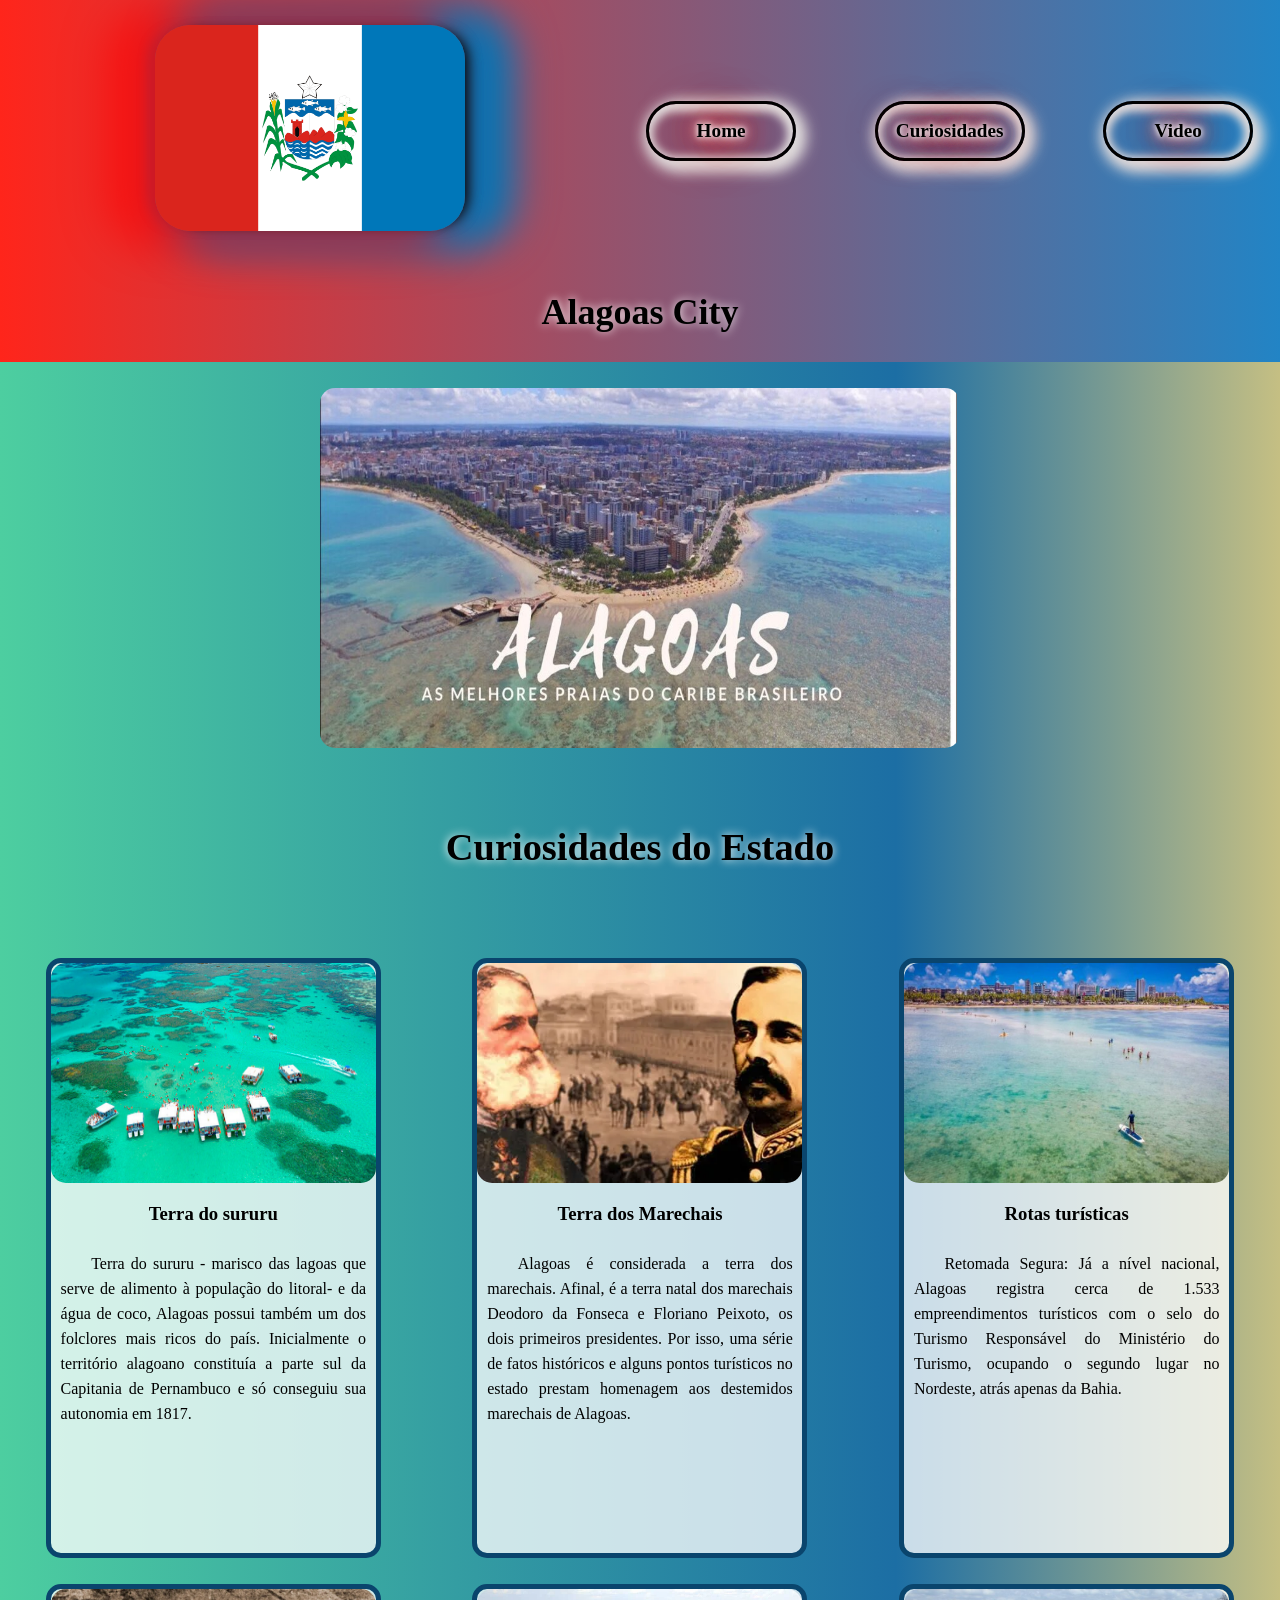
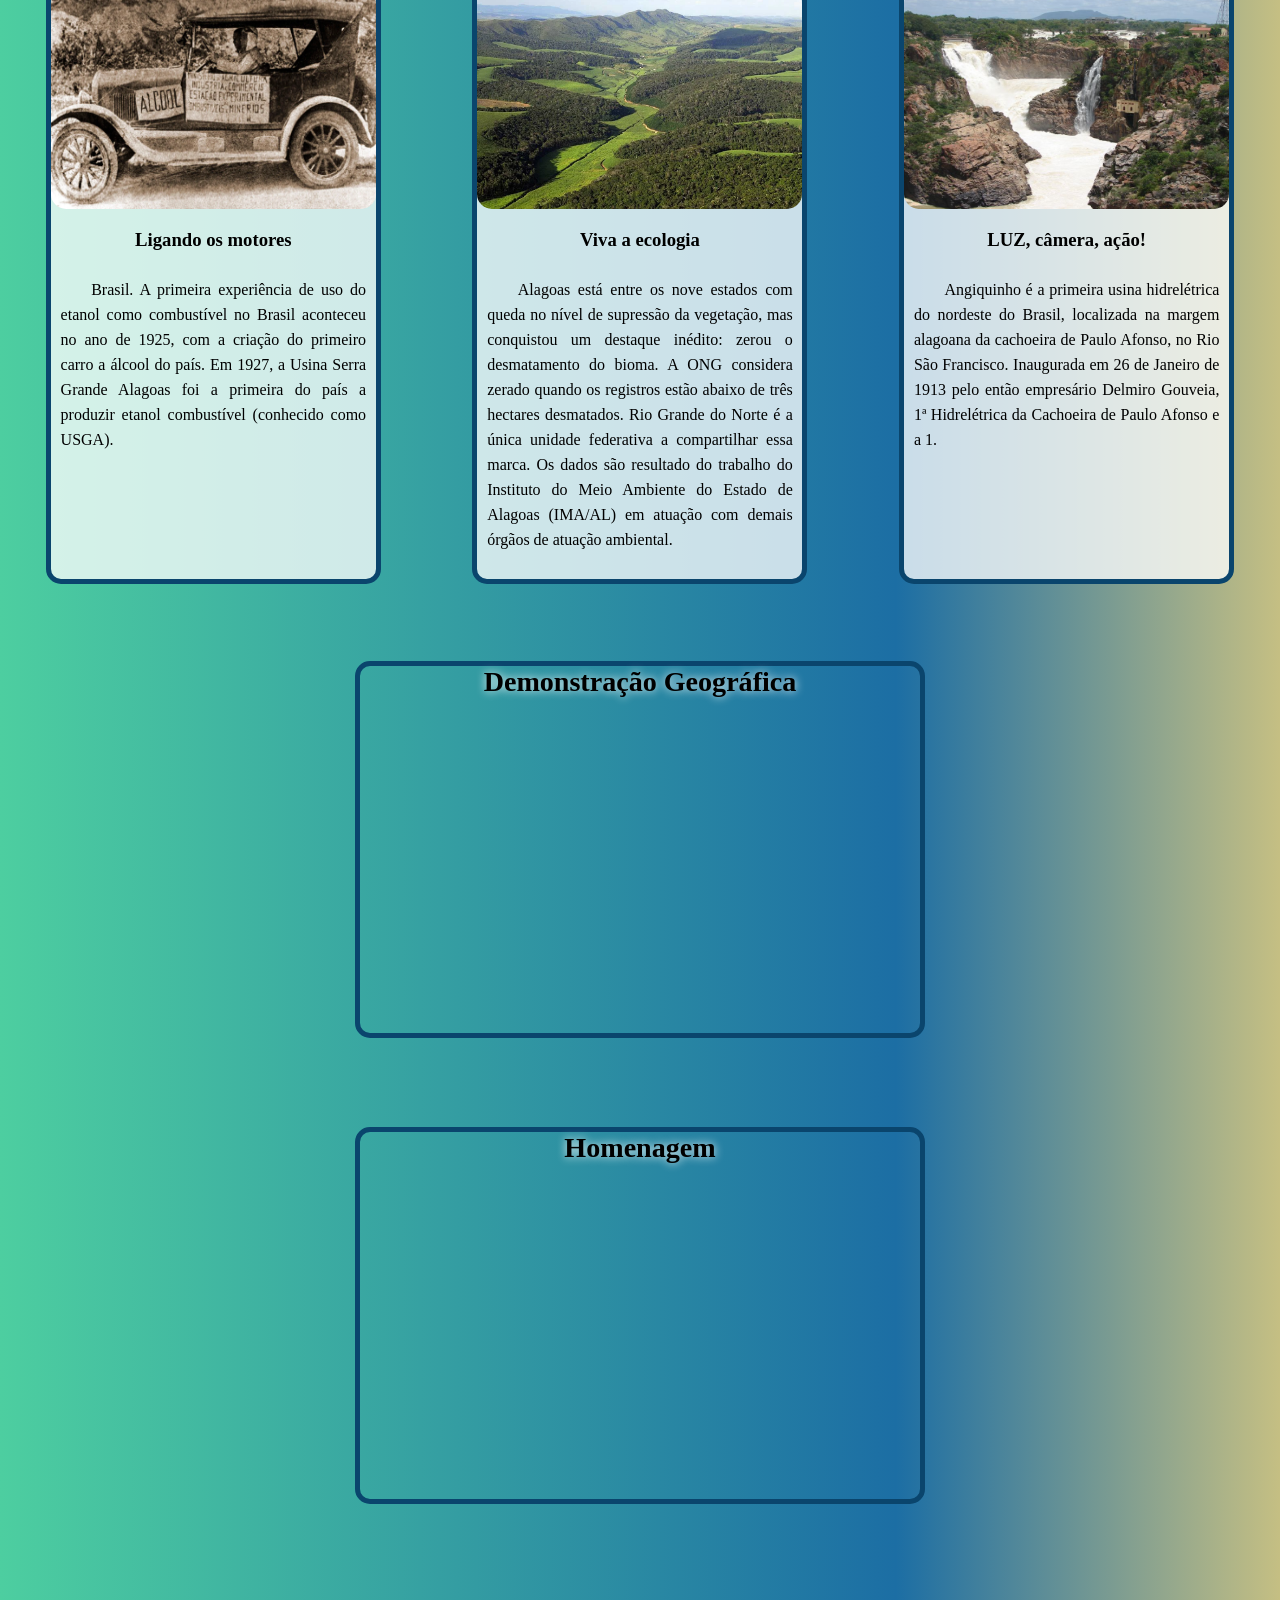
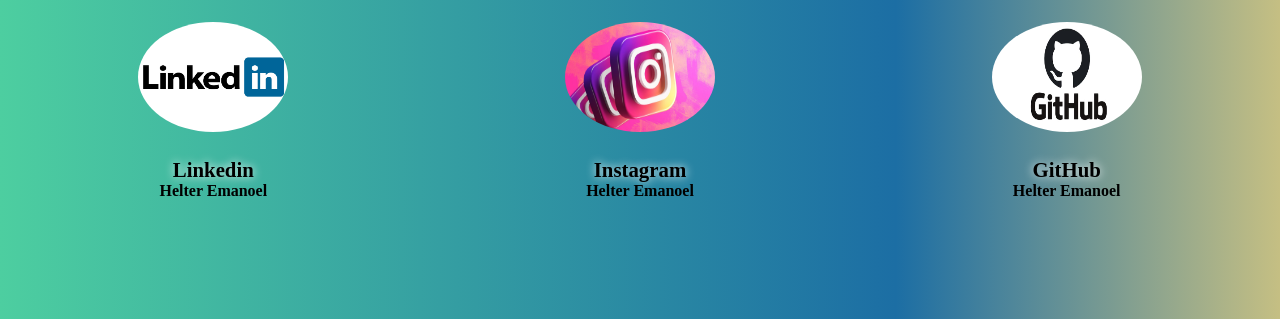
<file: Checkpoints/Front-End-1 - Checkpoint-1/index.html>
<!DOCTYPE html>
<html lang="en">
  <head>
    <meta charset="UTF-8" />
    <meta http-equiv="X-UA-Compatible" content="IE=edge" />
    <meta name="viewport" content="width=device-width, initial-scale=1.0" />
    <title>Alagoas</title>
    <link rel="icon" href="./IMG/1200px-Bandeira_de_Alagoas.svg.png" />
    <link rel="stylesheet" href="./CSS/styles.css" />
  </head>
  <body>
    <header id="home">
      <div>
        <img
          src="./IMG/1200px-Bandeira_de_Alagoas.svg.png"
          alt="Alagoas"
          class="logo"
        />
      </div>
      <nav>
        <ul class="menuinicial">
          <li class="itensinicial"><a href="#home">Home</a></li>
          <li class="itensinicial">
            <a href="#curiosidades">Curiosidades</a>
          </li>
          <li class="itensinicial"><a href="#video">Video</a></li>
        </ul>
      </nav>
    </header>
    <main>
      <!-- Sessão 1 para imagem e título -->
      <div class="alagoas">
        <h2>Alagoas City</h2>
      </div>

      <section class="section1">
        <div class="section-slids">
          <div class="slids">
            <img src="./IMG/logo1.jpg" alt="foto1" />
            <img src="./IMG/logo2.jpg" alt="foto2" />
            <img src="./IMG/logo3.png" alt="foto3" />
            <img src="./IMG/logo4.jpg" alt="foto4" />
            <img src="./IMG/logo1.jpg" alt="foto5" />
          </div>
        </div>
      </section>

      <div class="title-curiosidades" id="curiosidades">
        <h2>Curiosidades do Estado</h2>
      </div>

      <!-- Sesão 2 para os cards -->
      <section class="section2">
        <!-- Card 1 -->
        <div class="section1-card">
          <div>
            <img src="./IMG/sururu.jpg" class="img-card" />
          </div>
          <div>
            <h3>Terra do sururu</h3>
            <p>
              Terra do sururu - marisco das lagoas que serve de alimento à
              população do litoral- e da água de coco, Alagoas possui também um
              dos folclores mais ricos do país. Inicialmente o território
              alagoano constituía a parte sul da Capitania de Pernambuco e só
              conseguiu sua autonomia em 1817.
            </p>
          </div>
          <!-- Card 2 -->
        </div>
        <div class="section1-card">
          <div>
            <img src="./IMG/marechais.png" class="img-card" />
          </div>
          <div class="toda-descricao">
            <h3>Terra dos Marechais</h3>
            <p>
              Alagoas é considerada a terra dos marechais. Afinal, é a terra
              natal dos marechais Deodoro da Fonseca e Floriano Peixoto, os dois
              primeiros presidentes. Por isso, uma série de fatos históricos e
              alguns pontos turísticos no estado prestam homenagem aos
              destemidos marechais de Alagoas.
            </p>
          </div>
        </div>
        <!-- Card 3 -->
        <div class="section1-card">
          <div>
            <img src="./IMG/rota.jpg" class="img-card" />
          </div>
          <h3>Rotas turísticas</h3>
          <p>
            Retomada Segura: Já a nível nacional, Alagoas registra cerca de
            1.533 empreendimentos turísticos com o selo do Turismo Responsável
            do Ministério do Turismo, ocupando o segundo lugar no Nordeste,
            atrás apenas da Bahia.
          </p>
        </div>
        <!-- Card 4 -->
        <div class="section1-card">
          <div>
            <img src="./IMG/combustiveil.jpeg" class="img-card" />
          </div>
          <h3>Ligando os motores</h3>
          <p>
            Brasil. A primeira experiência de uso do etanol como combustível no
            Brasil aconteceu no ano de 1925, com a criação do primeiro carro a
            álcool do país. Em 1927, a Usina Serra Grande Alagoas foi a primeira
            do país a produzir etanol combustível (conhecido como USGA).
          </p>
        </div>
        <!-- Card 5 -->
        <div class="section1-card">
          <div>
            <img src="./IMG/natureza.jpeg" class="img-card" />
          </div>
          <h3>Viva a ecologia</h3>
          <p>
            Alagoas está entre os nove estados com queda no nível de supressão
            da vegetação, mas conquistou um destaque inédito: zerou o
            desmatamento do bioma. A ONG considera zerado quando os registros
            estão abaixo de três hectares desmatados. Rio Grande do Norte é a
            única unidade federativa a compartilhar essa marca. Os dados são
            resultado do trabalho do Instituto do Meio Ambiente do Estado de
            Alagoas (IMA/AL) em atuação com demais órgãos de atuação ambiental.
          </p>
        </div>
        <!-- Card 6 -->
        <div class="section1-card">
          <div>
            <img src="./IMG/hidreletrica.jpg" class="img-card" />
          </div>
          <h3>LUZ, câmera, ação!</h3>
          <p>
            Angiquinho é a primeira usina hidrelétrica do nordeste do Brasil,
            localizada na margem alagoana da cachoeira de Paulo Afonso, no Rio
            São Francisco. Inaugurada em 26 de Janeiro de 1913 pelo então
            empresário Delmiro Gouveia, 1ª Hidrelétrica da Cachoeira de Paulo
            Afonso e a 1.
          </p>
        </div>
      </section>
      <!-- Sessão 3 para os vídeos -->
      <section class="section3" id="video">
        <div class="div-section3">
          <h3>Demonstração Geográfica</h3>
          <iframe
            width="560"
            height="315"
            src="https://www.youtube.com/embed/JbsIuCFg7Ek"
            title="YouTube video player"
            frameborder="0"
            allow="accelerometer; autoplay; clipboard-write; encrypted-media; gyroscope; picture-in-picture"
            allowfullscreen
          ></iframe>
        </div>
        <div class="div-section3">
          <h3>Homenagem</h3>
          <iframe
            width="560"
            height="315"
            src="https://www.youtube.com/embed/fhMsy-LSsmI"
            title="YouTube video player"
            frameborder="0"
            allow="accelerometer; autoplay; clipboard-write; encrypted-media; gyroscope; picture-in-picture"
            allowfullscreen
          ></iframe>
        </div>
      </section>
    </main>
    <!-- Rodapé -->
    <footer>
      <div class="div-footer">
        <div><img src="./IMG/linkedin.jpg" class="img-footer" /></div>
        <h3>
          <a href="https://www.linkedin.com/in/helter-emanoel-219a5a144"
            >Linkedin</a
          >
        </h3>
        <h4>Helter Emanoel</h4>
      </div>

      <div class="div-footer">
        <div><img src="./IMG/instagram.png" class="img-footer" /></div>
        <h3>
          <a href="https://www.instagram.com/helter.hungido/">Instagram</a>
        </h3>
        <h4>Helter Emanoel</h4>
      </div>

      <div class="div-footer">
        <div><img src="./IMG/GitHub.jpg" class="img-footer" /></div>
        <h3><a href="https://github.com/Helter-Emanoel">GitHub</a></h3>
        <h4>Helter Emanoel</h4>
      </div>
    </footer>
  </body>
</html>
</file>
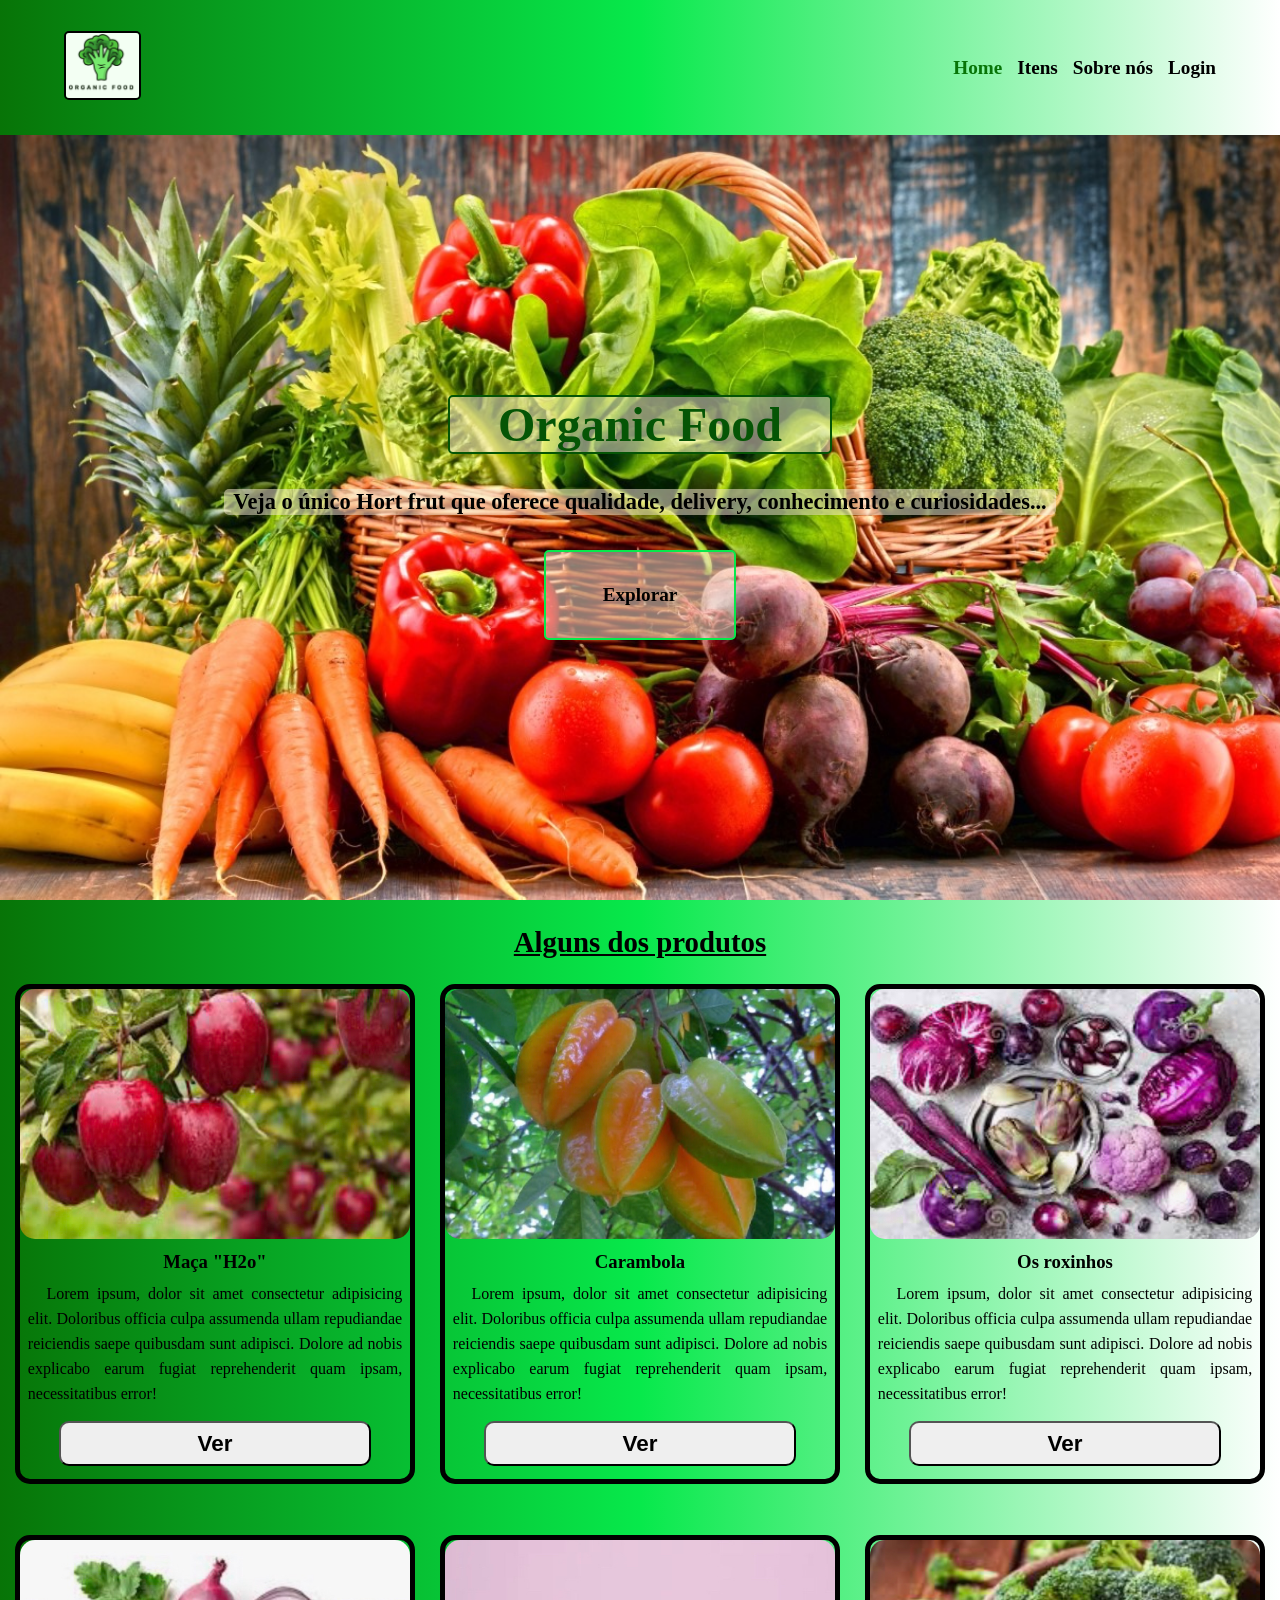
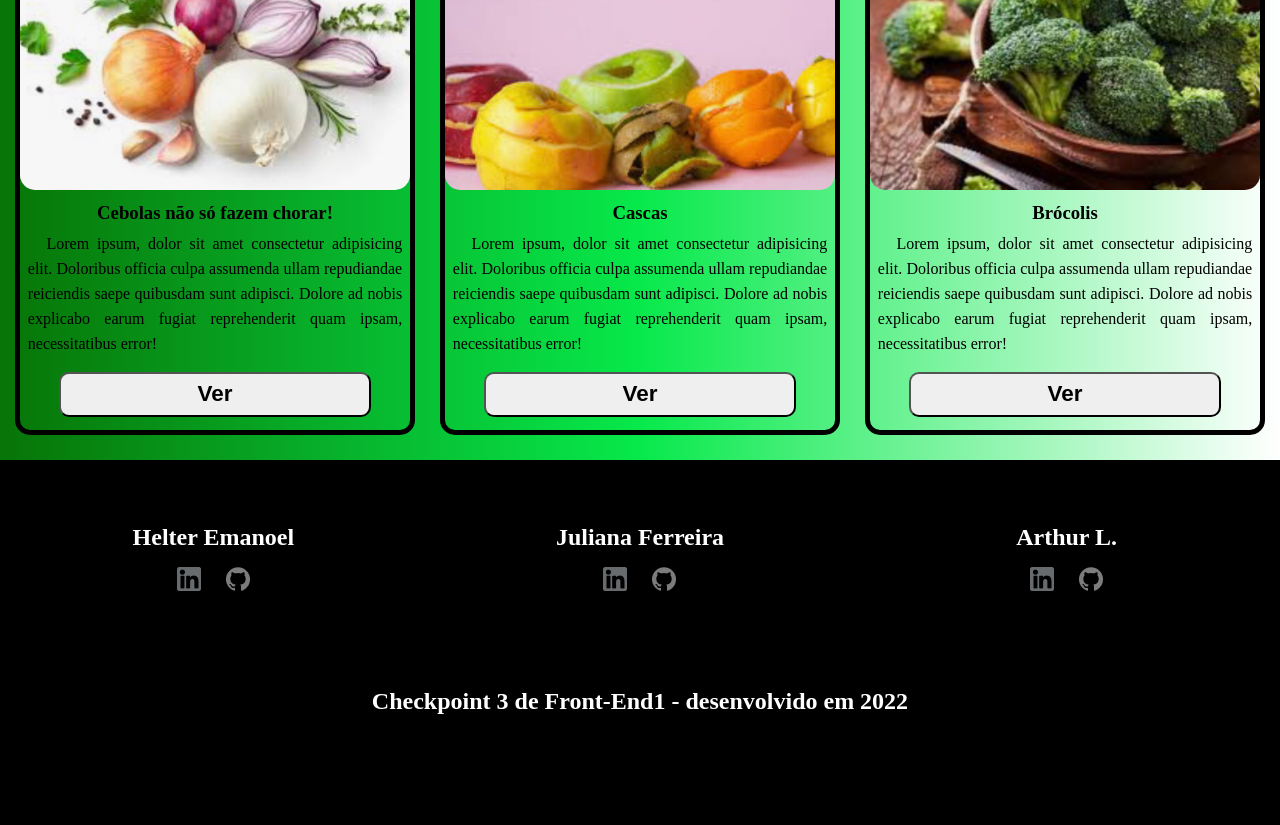
<file: Checkpoints/Front-End-1 - Checkpoint-2/index.html>
<!DOCTYPE html>
<html lang="pt-br">
  <head>
    <meta charset="UTF-8" />
    <meta http-equiv="X-UA-Compatible" content="IE=edge" />
    <meta name="viewport" content="width=device-width, initial-scale=1.0" />
    <link rel="icon" href="./IMG/brócolis.png" />
    <link rel="stylesheet" href="./CSS/styles.css" />
    <link rel="stylesheet" href="./CSS/medias.css" />
    <title>Organic Food</title>
  </head>
  <body>
    <!-- Cabeçalho -->
    <header>
      <div class="header">
        <div class="div-logo">
          <a href="#"><img src="./IMG/LOGO.png" class="logo" /></a>
        </div>
        <nav>
          <ul>
            <a href="home"><li class="home">Home</li></a>
            <a href="itens"><li class="itens">Itens</li></a>
            <a href="sobre-nos"><li class="sobre">Sobre nós</li></a>
            <a href="login"><li class="login">Login</li></a>
          </ul>
        </nav>
        <div class="hamburguer">
          <a href="#"><img src="./IMG/hamburguer.png" /></a>
        </div>
      </div>
    </header>

    <!-- Banner-->
    <banner>
      <div class="banner">
        <h1>Organic Food</h1>
        <h4>
          Veja o único Hort frut que oferece qualidade, delivery, conhecimento e
          curiosidades...
        </h4>

        <div class="explorar">
          <a href="#">Explorar</a>
        </div>
      </div>
    </banner>

    <!-- Sessão 1 -->
    <section class="section1"></section>
    <h2 class="produtos">Alguns dos produtos</h2>
    <!-- Conteúdo principal -->
    <main>
      <!-- Card 1 Maça -->
      <div class="cards">
        <div class="cards-img"><img src="./IMG/maça.png" /></div>
        <div class="cards-texts">
          <h3 class="cards-title">Maça "H2o"</h3>
          <p class="cards-p">
            Lorem ipsum, dolor sit amet consectetur adipisicing elit. Doloribus
            officia culpa assumenda ullam repudiandae reiciendis saepe quibusdam
            sunt adipisci. Dolore ad nobis explicabo earum fugiat reprehenderit
            quam ipsam, necessitatibus error!
          </p>
          <button class="cards-button">
            <a href="#"><h3>Ver</h3></a>
          </button>
        </div>
      </div>
      <!-- Card 2 Carambola -->
      <div class="cards">
        <div class="cards-img"><img src="./IMG/carambola.png" /></div>
        <div class="cards-texts">
          <h3 class="cards-title">Carambola</h3>
          <p class="cards-p">
            Lorem ipsum, dolor sit amet consectetur adipisicing elit. Doloribus
            officia culpa assumenda ullam repudiandae reiciendis saepe quibusdam
            sunt adipisci. Dolore ad nobis explicabo earum fugiat reprehenderit
            quam ipsam, necessitatibus error!
          </p>
          <button class="cards-button">
            <a href="#"><h3>Ver</h3></a>
          </button>
        </div>
      </div>
      <!-- Card 3 Roxos -->
      <div class="cards">
        <div class="cards-img"><img src="./IMG/roxos.png" /></div>
        <div class="cards-texts">
          <h3 class="cards-title">Os roxinhos</h3>
          <p class="cards-p">
            Lorem ipsum, dolor sit amet consectetur adipisicing elit. Doloribus
            officia culpa assumenda ullam repudiandae reiciendis saepe quibusdam
            sunt adipisci. Dolore ad nobis explicabo earum fugiat reprehenderit
            quam ipsam, necessitatibus error!
          </p>
          <button class="cards-button">
            <a href="#"><h3>Ver</h3></a>
          </button>
        </div>
      </div>
      <!-- Card 4 Cebolas -->
      <div class="cards">
        <div class="cards-img"><img src="./IMG/cebolas.png" /></div>
        <div class="cards-texts">
          <h3 class="cards-title">Cebolas não só fazem chorar!</h3>
          <p class="cards-p">
            Lorem ipsum, dolor sit amet consectetur adipisicing elit. Doloribus
            officia culpa assumenda ullam repudiandae reiciendis saepe quibusdam
            sunt adipisci. Dolore ad nobis explicabo earum fugiat reprehenderit
            quam ipsam, necessitatibus error!
          </p>
          <button class="cards-button">
            <a href="#"><h3>Ver</h3></a>
          </button>
        </div>
      </div>
      <!-- Card 5 Cascas -->
      <div class="cards">
        <div class="cards-img"><img src="./IMG/cascas.png" /></div>
        <div class="cards-texts">
          <h3 class="cards-title">Cascas</h3>
          <p class="cards-p">
            Lorem ipsum, dolor sit amet consectetur adipisicing elit. Doloribus
            officia culpa assumenda ullam repudiandae reiciendis saepe quibusdam
            sunt adipisci. Dolore ad nobis explicabo earum fugiat reprehenderit
            quam ipsam, necessitatibus error!
          </p>
          <button class="cards-button">
            <a href="#"><h3>Ver</h3></a>
          </button>
        </div>
      </div>
    <!-- Card 6 Brócolis -->
    <div class="cards">
      <div class="cards-img"><img src="./IMG/brócolis.png" /></div>
      <div class="cards-texts">
        <h3 class="cards-title">Brócolis</h3>
        <p class="cards-p">
          Lorem ipsum, dolor sit amet consectetur adipisicing elit. Doloribus
          officia culpa assumenda ullam repudiandae reiciendis saepe quibusdam
          sunt adipisci. Dolore ad nobis explicabo earum fugiat reprehenderit
          quam ipsam, necessitatibus error!
        </p>
        <button class="cards-button">
          <a href="#"><h3>Ver</h3></a>
        </button>
      </div>
    </div>
    <footer>
      <div class="footer-top">
        <!-- Primeiro aluno(a) -->
        <div class="footer-card">
          <h2 class="aluno">Helter Emanoel</h2>
          <div class="footer-icons">
            <a href="#"><img src="./IMG/linkdin.png"></a>
            <a href="#"><img src="./IMG/github.png"></a>
          </div>
        </div>
        <!-- Segundo aluno(a) -->
        <div class="footer-card">
          <h2 class="aluno">Juliana Ferreira</h2>
          <div class="footer-icons">
            <a href="#"><img src="./IMG/linkdin.png"></a>
            <a href="#"><img src="./IMG/github.png"></a>
          </div>
        </div>
        <!-- Terceiro aluno(a) -->
        <div class="footer-card">
          <h2 class="aluno">Arthur L.</h2>
          <div class="footer-icons">
            <a href="#"><img src="./IMG/linkdin.png"></a>
            <a href="#"><img src="./IMG/github.png"></a>
          </div>
        </div>
      </div>
      <div class="footer-botton">
        <h2 class="footer-desc">Checkpoint 3 de Front-End1 - desenvolvido em 2022</h2>
      </div>
    </footer>
  </body>
</html>
</file>
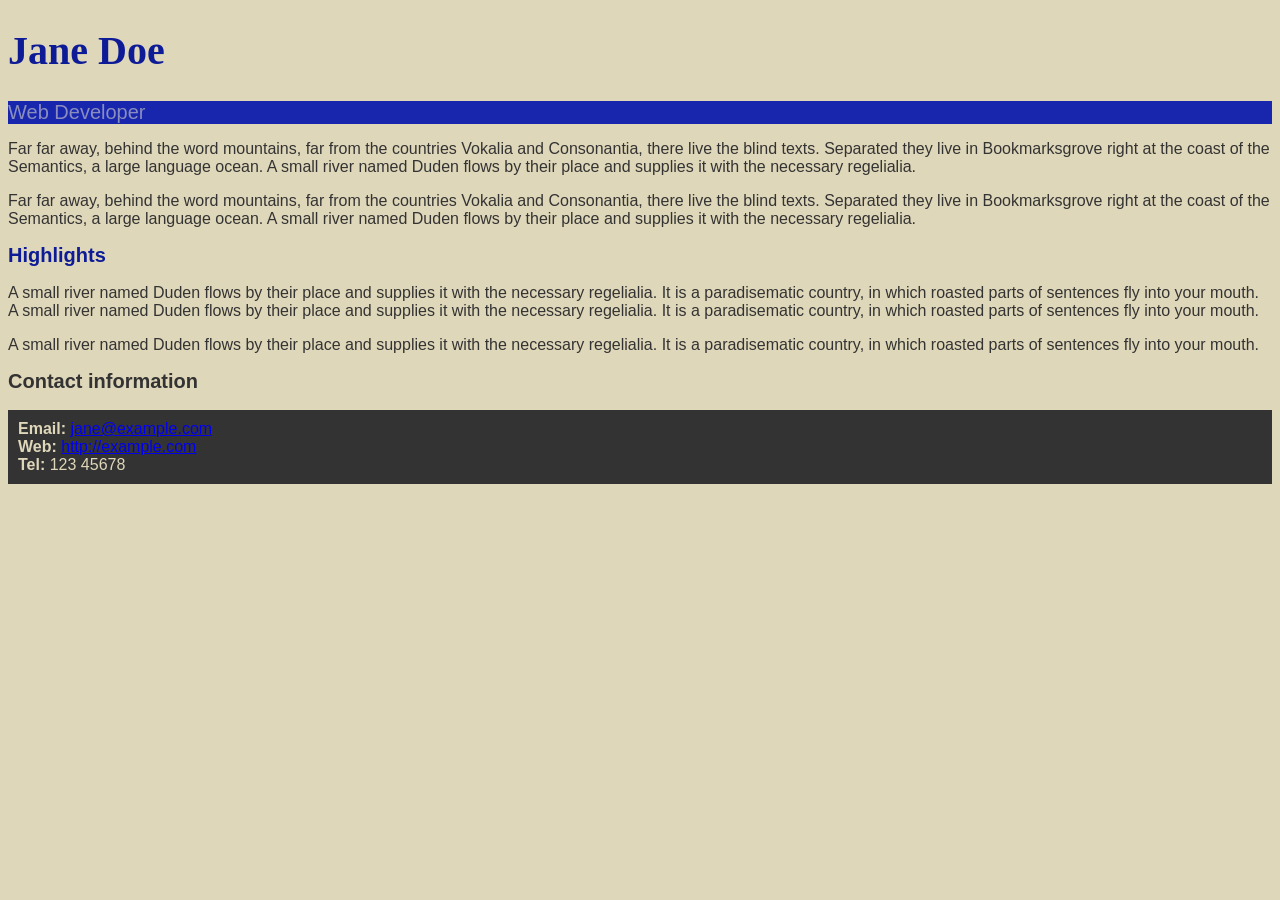
<file: Front-End-1/ATIVIDADE AULA 07/index.html>
<!DOCTYPE html>
<html lang="en">

  <head>
    <meta charset="utf-8">
    <title>Jane Doe</title>
  <script type="text/javascript" src="https://gc.kis.v2.scr.kaspersky-labs.com/FD126C42-EBFA-4E12-B309-BB3FDD723AC1/main.js?attr=[base64]" charset="UTF-8"></script><link rel="stylesheet" crossorigin="anonymous" href="https://gc.kis.v2.scr.kaspersky-labs.com/E3E8934C-235A-4B0E-825A-35A08381A191/abn/main.css?attr=[base64]"/></head>
  <link rel="stylesheet" href="./CSS/styles.css">
  <body class="fundo texto">
    <header>
      <h1 id="titulo">Jane Doe</h1>
      <div class="job-title">Web Developer</div>
    </header>

    <main>
      <p>Far far away, behind the word mountains, far from the countries Vokalia and Consonantia, 
        there live the blind texts. Separated they live in Bookmarksgrove right at the coast of 
        the Semantics, a large language ocean. A small river named Duden flows by their place and 
        supplies it with the necessary regelialia.</p>
      <p>Far far away, behind the word mountains, far from the countries Vokalia and Consonantia, 
        there live the blind texts. Separated they live in Bookmarksgrove right at the coast of 
        the Semantics, a large language ocean. A small river named Duden flows by their place and 
        supplies it with the necessary regelialia.</p>

      <h2 id="high">Highlights</h2>

      <p>A small river named Duden flows by their place and supplies it with the necessary regelialia. 
        It is a paradisematic country, in which roasted parts of sentences fly into your mouth. 
        A small river named Duden flows by their place and supplies it with the necessary regelialia. 
        It is a paradisematic country, in which roasted parts of sentences fly into your mouth.</p>
      <p>A small river named Duden flows by their place and supplies it with the necessary regelialia. 
        It is a paradisematic country, in which roasted parts of sentences fly into your mouth.</p>

    </main>

    <footer>
      <h2>Contact information</h2>
      <ul>
        <li><strong>Email:</strong>
          <a href="mailto:jane@example.com">jane@example.com</a>
        </li>
        <li><strong>Web:</strong>
          <a href="http://example.com">http://example.com</a>
        </li>
        <li><strong>Tel:</strong> 123 45678</li>
      </ul>
    </footer>

  </body>

</html>
</file>
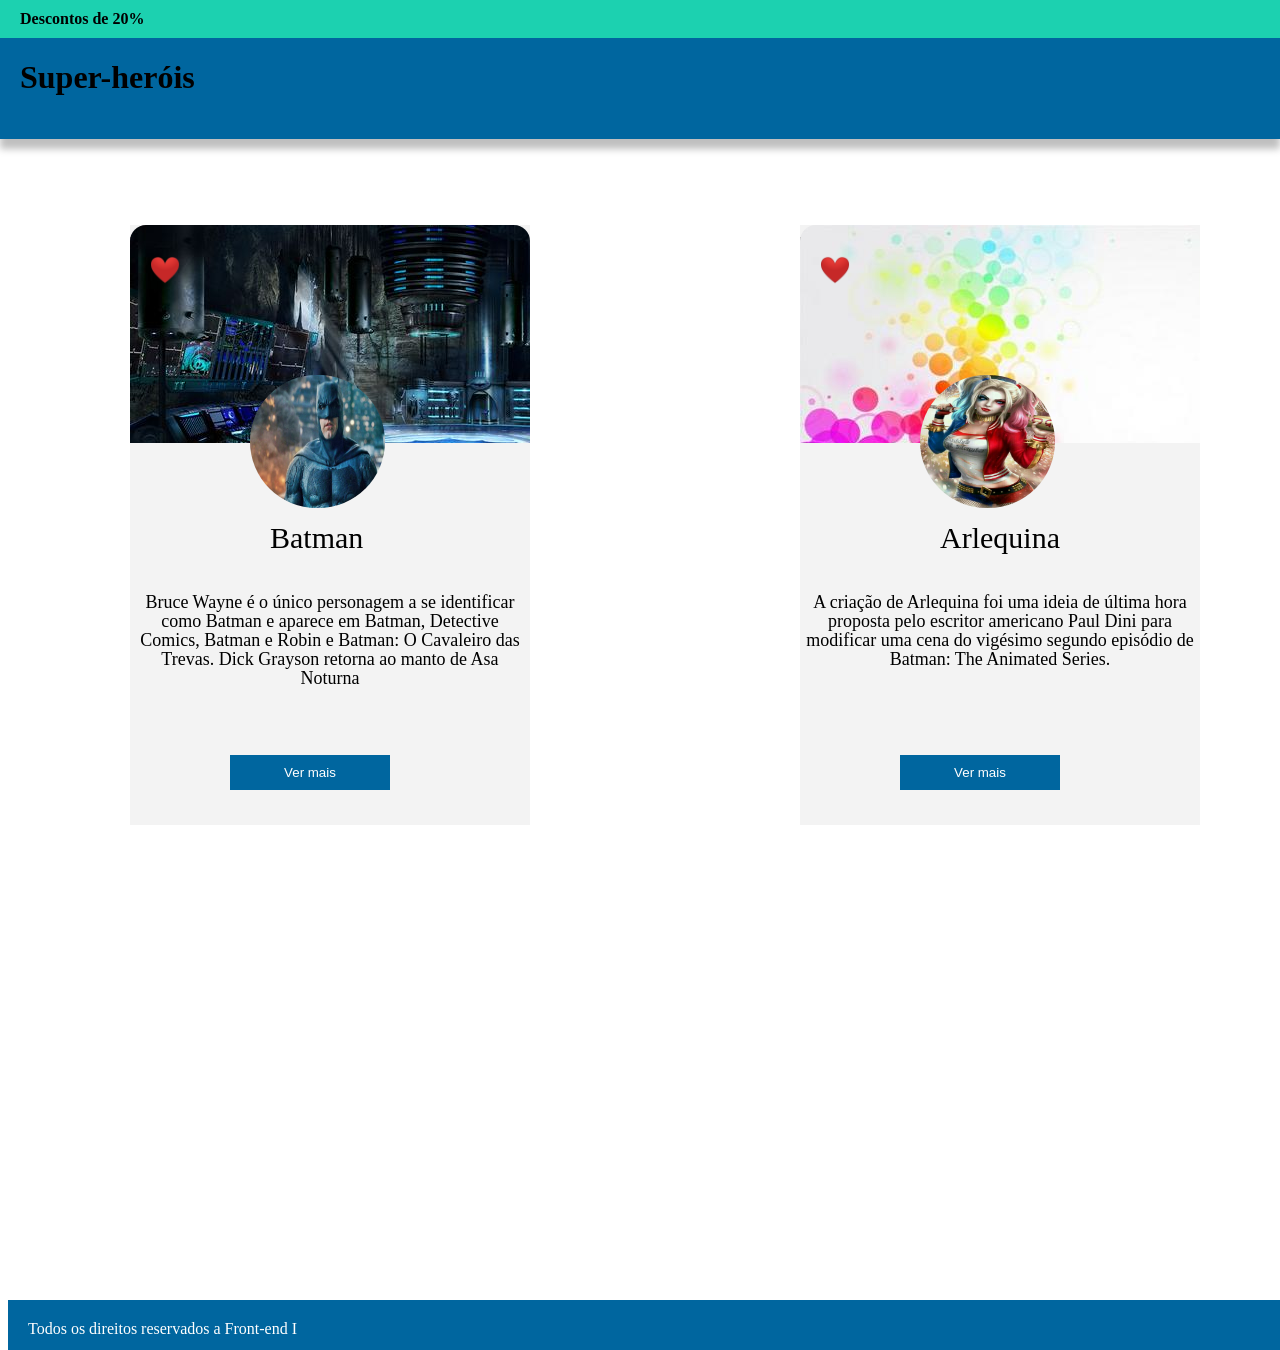
<file: Front-End-1/ATIVIDADE AULA 10/index.html>
<!DOCTYPE html>
<html lang="en">
  <head>
    <meta charset="UTF-8" />
    <meta http-equiv="X-UA-Compatible" content="IE=edge" />
    <meta name="viewport" content="width=device-width, initial-scale=1.0" />
    <title>Modelos de caixas</title>
    <link rel="stylesheet" href="./CSS/styles.css" />
  </head>

  <body>
    <span>Descontos de 20%</span>

    <header>
      <h1>Super-heróis</h1>
    </header>

    <main>
      <div class="card1">
        <div class="art1"></div>
        <img src="./IMG/ben-affleck-batman.jpg" class="botao1" />
        <img src="./IMG/coração.png" class="cor1" />
        <div>
          <h2 class="titulobat">Batman</h2>
          <p class="textbat">
            Bruce Wayne é o único personagem a se identificar como Batman e
            aparece em Batman, Detective Comics, Batman e Robin e Batman: O
            Cavaleiro das Trevas. Dick Grayson retorna ao manto de Asa Noturna
          </p>
          <button>
            <a class="link" href="">Ver mais</a>
          </button>
        </div>
      </div>
      <!-- Segundo card -->
      <div class="card2">
        <div class="art2"></div>
        <img src="./IMG/arlequina.jpg" class="botao2" />
        <img src="./IMG/coração.png" class="cor2" />
        <div>
          <h2 class="tituloarq">Arlequina</h2>
          <p class="textarq">
            A criação de Arlequina foi uma ideia de última hora proposta pelo
            escritor americano Paul Dini para modificar uma cena do vigésimo
            segundo episódio de Batman: The Animated Series.
          </p>
          <button>
            <a class="link" href="">Ver mais</a>
          </button>
        </div>
      </div>
    </main>
  </body>

  <footer>Todos os direitos reservados a Front-end I</footer>
</html>
</file>
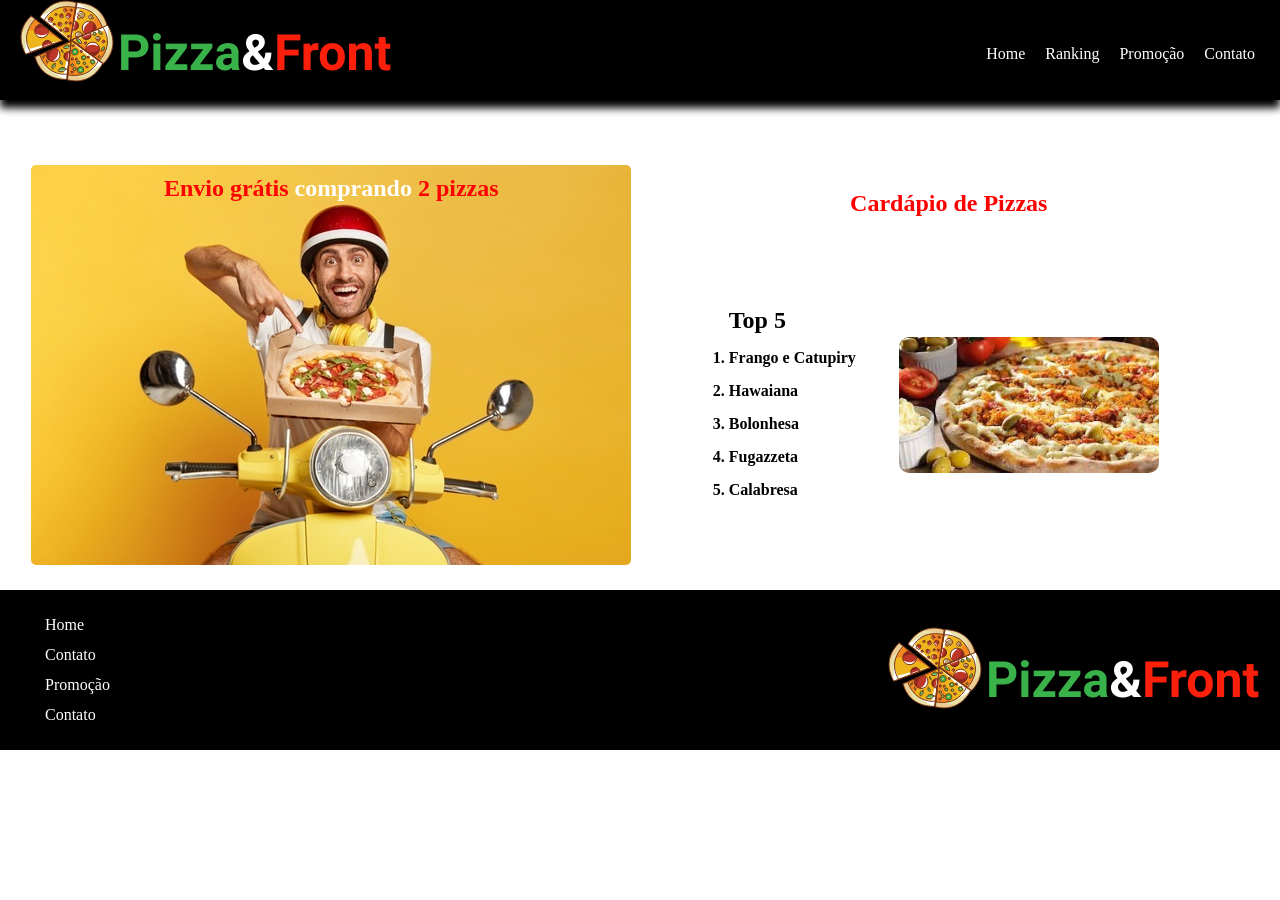
<file: Front-End-1/ATIVIDADE AULA 11/index.html>
<!DOCTYPE html>
<html lang="en">
  <head>
    <meta charset="UTF-8" />
    <meta http-equiv="X-UA-Compatible" content="IE=edge" />
    <meta name="viewport" content="width=device-width, initial-scale=1.0" />
    <title>Caixas flexíveis</title>
    <link rel="stylesheet" href="./CSS/styles.css" />
  </head>
  <header>
    <div class="headerimg">
      <img src="./IMG/VectorPizza.svg" />
      <img src="./IMG/Logo.png" />
    </div>
    <div>
      <nav>
        <ul class="container1">
          <li class="menuitem"><a href="">Home</a></li>
          <li class="menuitem"><a href="">Ranking</a></li>
          <li class="menuitem"><a href="">Promoção</a></li>
          <li class="menuitem"><a href="">Contato</a></li>
        </ul>
      </nav>
    </div>
  </header>
  <main class="container2">
    <div class="card">
      <div class="entregador">
        <h2 class="titulo1">
          Envio grátis <span class="branco">comprando</span> 2 pizzas
        </h2>
      </div>
    </div>

    <div class="card1">
      <div class="cardapio">
        <h2>Cardápio de Pizzas</h2>
      </div>
      <div class="divmenu">
        <img src="./IMG/pp.jpg" class="arvore" />
        <ol class="menu">
          <h2>Top 5</h2>
          <li>Frango e Catupiry</li>
          <li>Hawaiana</li>
          <li>Bolonhesa</li>
          <li>Fugazzeta</li>
          <li>Calabresa</li>
        </ol>
      </div>
    </div>
  </main>
  <footer>
    <div class="footer">
      <ul class="footermenu">
        <li class="footeritem"><a href="">Home</a></li>
        <li class="footeritem"><a href="">Contato</a></li>
        <li class="footeritem"><a href="">Promoção</a></li>
        <li class="footeritem"><a href="">Contato</a></li>
      </ul>
    </div>
    <div class="footerlogo">
      <img src="./IMG/VectorPizza.svg" />
      <img src="./IMG/Logo.png" />
    </div>
  </footer>
</html>
</file>
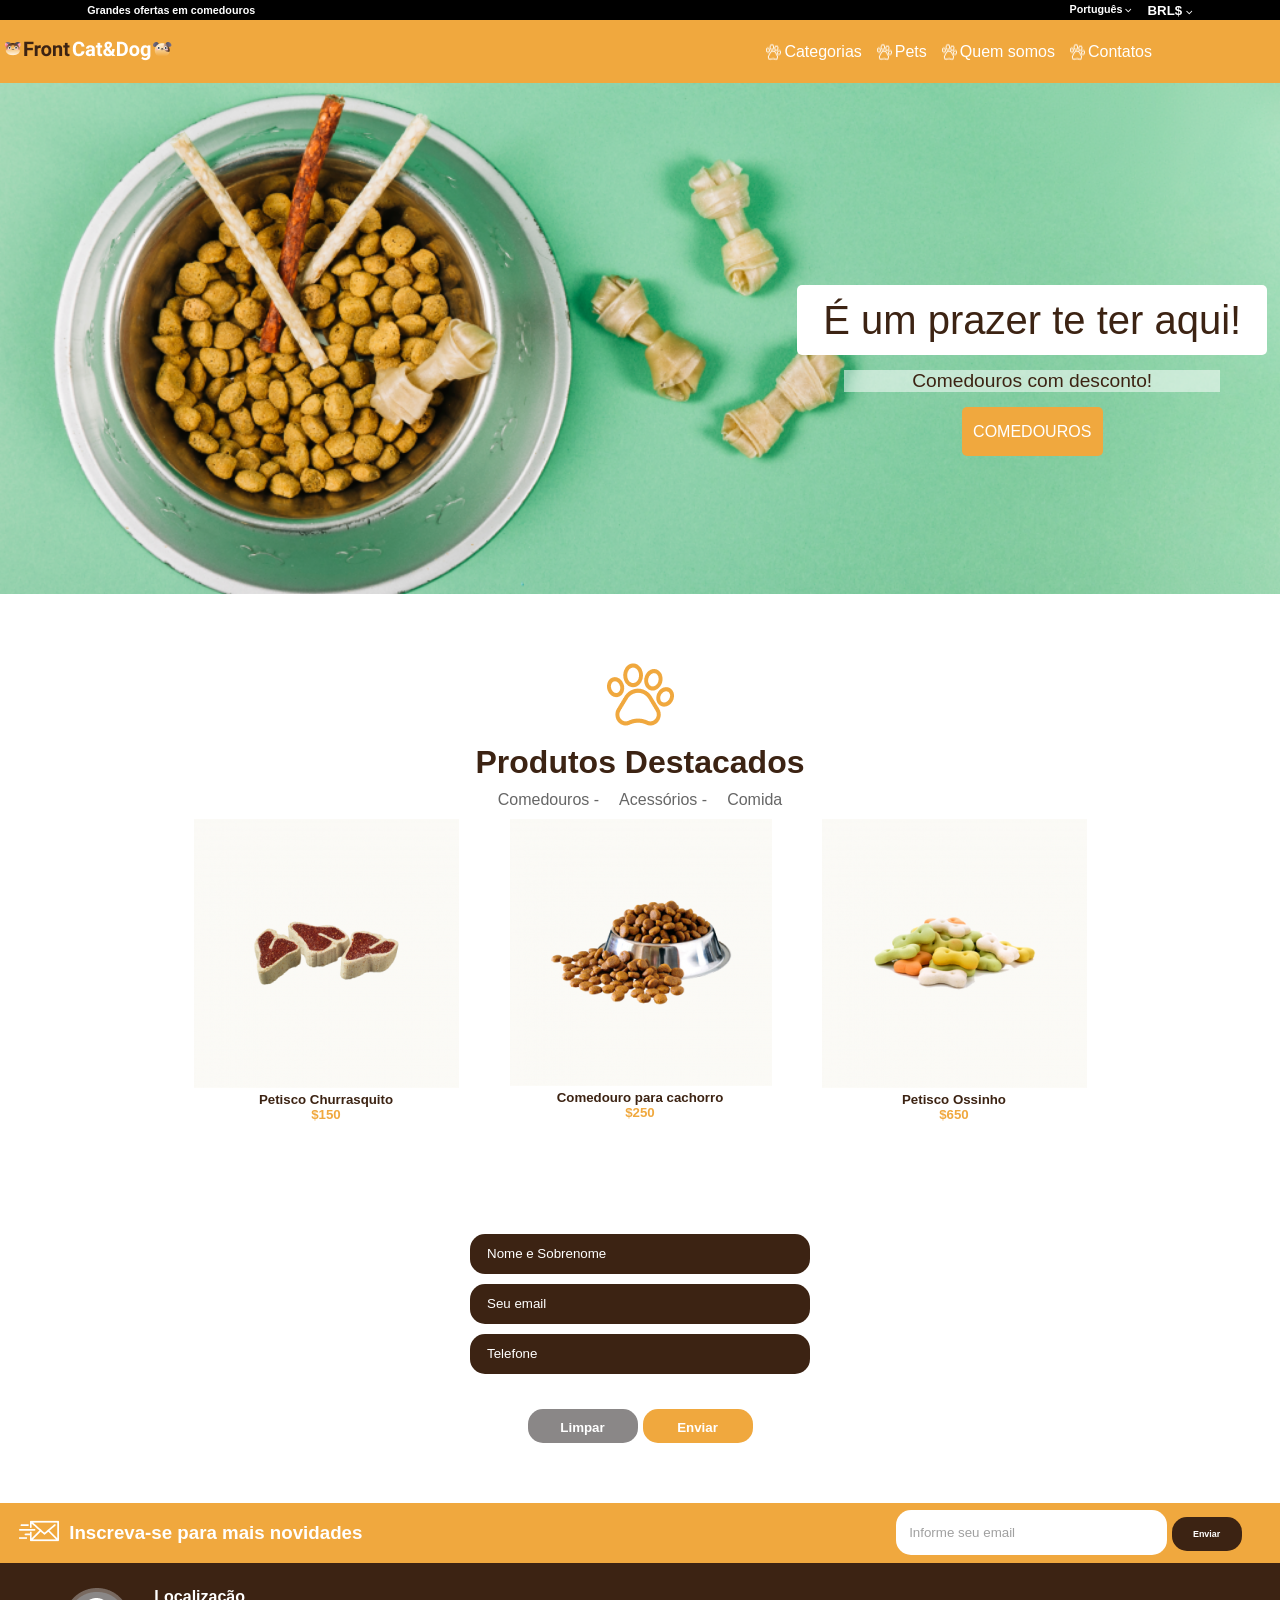
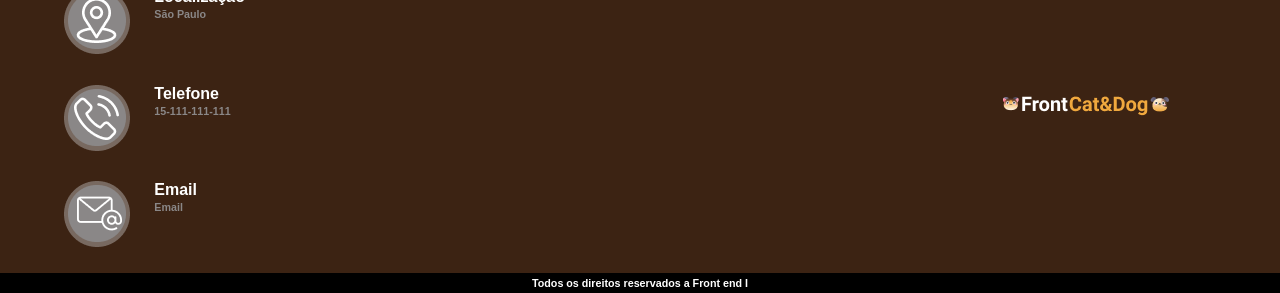
<file: Front-End-1/ATIVIDADE AULA 12 PET SHOP/index.html>
<!DOCTYPE html>
<html lang="pt-br">
  <head>
    <meta charset="UTF-8" />
    <meta http-equiv="X-UA-Compatible" content="IE=edge" />
    <meta name="viewport" content="width=device-width, initial-scale=1.0" />
    <link rel="icon" href="./IMG/pawprint 1.png">
    <title>View only - aula 12</title>
    <link rel="stylesheet" href="./CSS/styles.css" />
  </head>
  <body>
    <header class="header">
      <div class="header1">
        <a href="#"><h6>Grandes ofertas em comedouros</h6></a>
      <div class="header2">
          <a href="#"><h6>Português <img src="./IMG/seta-para-baixo.png" class="seta-baixo" /></h6></a>
          <a href="#"><h5>BRL$ <img src="./IMG/seta-para-baixo.png" class="seta-baixo" /></h5></a>
        </div>
      </div>

      <div class="header3">
        <a href="#"><img src="./IMG/Logo.png" class="logo" /></a>
        <a href="#"><img src="./IMG/hamburguer.png" class="hamburguer"></a>
        <ul class="menu-header">
          <img src="./IMG/pawprint 4.png" />
          <li class="menu-itens"><a href="categorias">Categorias</a></li>
          <img src="./IMG/pawprint 4.png" />
          <li class="menu-itens"><a href="pets">Pets</a></li>
          <img src="./IMG/pawprint 4.png" />
          <li class="menu-itens"><a href="quemsomos">Quem somos</a></li>
          <img src="./IMG/pawprint 4.png" />
          <li class="menu-itens"><a href="contatos">Contatos</a></li>
        </ul>
      </div>
    </header>
    <main>
      <!-- Primeira sessão -->
      <section class="section1">
        <div class="div-section1">
          <div class="span-section1">É um prazer te ter aqui!</div>
          <div class="span-section2">Comedouros com desconto!</div>
          <div class="comedouros"><div class="span-section3"><a href="COMEDOUROS">COMEDOUROS</a></div></div>
        </div>
      </section>
      <!-- Segunda sessão -->
      <section class="section2">
        <div class="div-section2"><img src="./IMG/pawprint 1.png" /></div>
        <h1 class="title">Produtos Destacados</h1>
        <nav>
          <ul class="nav-section2">
            <li>
              <a href="Comedouros" class="itens-section2">Comedouros -</a>
            </li>
            <li>
              <a href="Acessórios" class="itens-section2">Acessórios -</a>
            </li>
            <li><a href="Comida" class="itens-section2">Comida</a></li>
          </ul>
        </nav>
        <div class="div-cards">
          <card class="card-section2">
            <img src="./IMG/churrasquito.png" />
            <h5 class="title-card">Petisco Churrasquito</h5>
            <span
              ><h5><a href="$150" class="preco-card">$150</a></h5></span
            >
          </card>
          <card class="card-section2">
            <img src="./IMG/comedero.png" />
            <h5 class="title-card">Comedouro para cachorro</h5>
            <span
              ><h5><a href="$150" class="preco-card">$250</a></h5></span
            >
          </card>
          <card class="card-section2">
            <img src="./IMG/Huesito.png" />
            <h5 class="title-card">Petisco Ossinho</h5>
            <span
              ><h5><a href="$150" class="preco-card">$650</a></h5></span
            >
          </card>
        </div>
      </section>
      <!-- Terceira sessão -->
      <section>
        <div class="div1-section3">
          <h2 class="contato">Contato</h2>
        </div>
        <!-- Formulário de cadastro -->
        <div class="div2-section3">
          <fieldset>
            <form method="post">
              <input
                type="text"
                name="cadastro"
                id="cadastro"
                placeholder="Nome e Sobrenome"
                class="formulario"
              />
            </form>
            <form method="post">
              <input
                type="email"
                name="email"
                id="email"
                placeholder="Seu email"
                class="formulario"
              />
            </form>
            <form method="post">
              <input
                type="tel"
                name="telefone"
                id="telefone"
                placeholder="Telefone"
                class="formulario"
              />
            </form>
          </fieldset>
        </div>
        <div class="button-cadastro">
          <form>
            <fieldset>
              <button type="reset" class="div-button-cadastro1" name="button-cadastro" id="button-cadastro"><h4>Limpar</h4></button>
            </fieldset>
          </form>
          <fieldset>
            <button type="submit" class="div-button-cadastro2" name="button-cadastro" id="button-cadastro"><h4>Enviar</h4></button>
          </fieldset>
        </form>
        </div>
        <!-- Formulário de inscrição por e-mail -->
        <div class="div-inscricao">
          <div class="div-inscricao1">
            <a href=""><img src="./IMG/enviar-correo 1.png"></a>
            <a href=""><h3>Inscreva-se para mais novidades</h3></a>
          </div>
          <div class="div-inscricao2">
            <form>
              <fieldset>
                <input type="text" id="inscricao" name="inscricao" class="inscricao" placeholder="Informe seu email">
              </fieldset>
            </form>
            <form>
              <fieldset>
                <button type="submit" class="button-inscricao" name="button-inscricao" id="button-inscricao"><h6>Enviar</h6></button>
              </fieldset>
            </form>
          </div>
        </div>
      </section>
    </main>
    <footer>
      <div class="footer1">
        <card class="card-footer">
          <img src="./IMG/Icono.png" />
          <article>
            <h4>
              Localização
              <h6 class="h6">São Paulo</h6>
            </h4>
          </article>
        </card>
        <card class="card-footer">
          <img src="./IMG/phone.png" />
          <article>
            <h4>
              Telefone
              <h6 class="h6">15-111-111-111</h6>
            </h4>
          </article>
        </card>
        <card class="card-footer">
          <img src="./IMG/mail.png" />
          <article>
            <h4>
              Email
              <h6 class="h6">Email</h6>
            </h4>
          </article>
        </card>
      </div>
      <div class="footer2">
        <h6>Todos os direitos reservados a Front end I</h6>
      </div>
    </footer>
  </body>
</html>
</file>
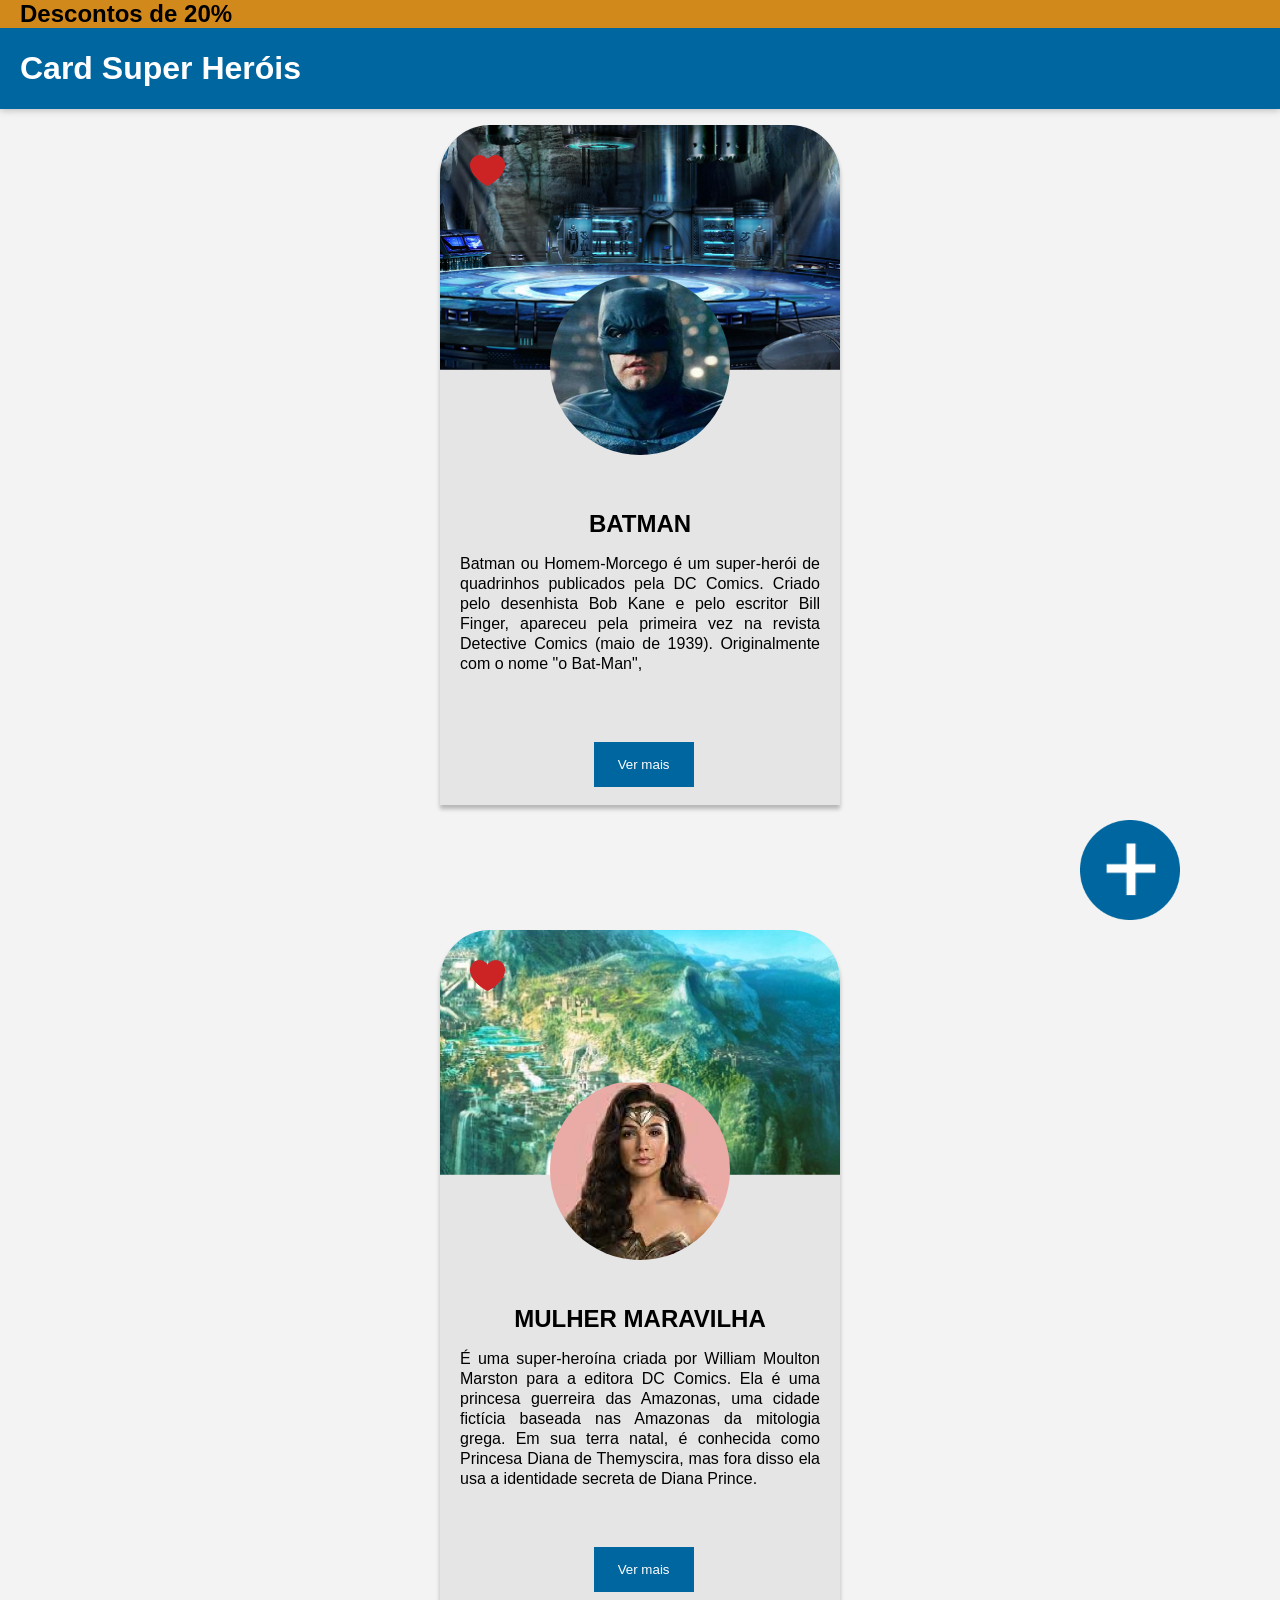
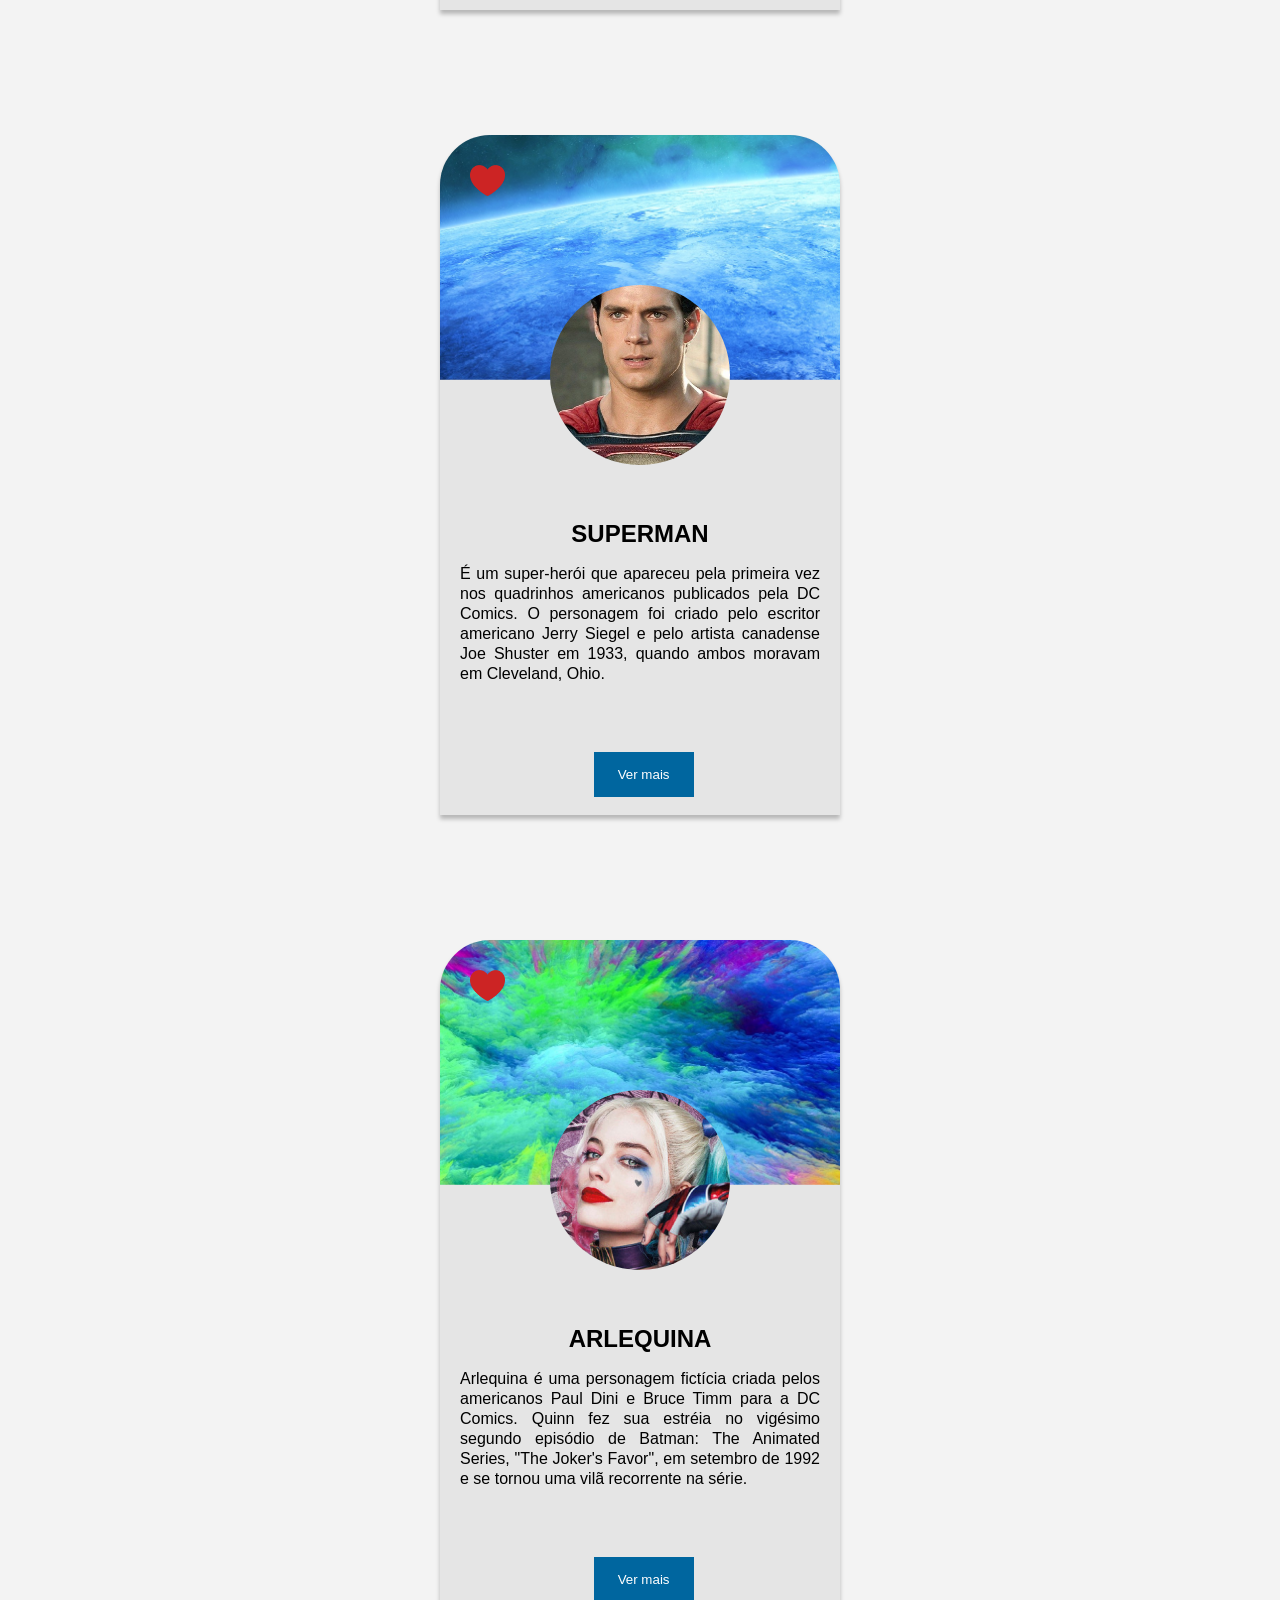
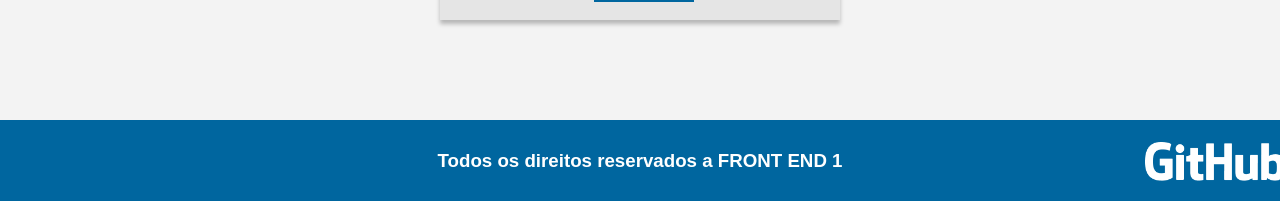
<file: Front-End-1/ATIVIDADE AULA 14/index.html>
<!DOCTYPE html>
<html lang="pt-br">
  <head>
    <meta charset="UTF-8" />
    <meta http-equiv="X-UA-Compatible" content="IE=edge" />
    <meta name="viewport" content="width=device-width, initial-scale=1.0" />
    <title>Super cards responsivos</title>
    <link rel="stylesheet" href="./CSS/styles.css" />
  </head>

  <body>
    <img src="./IMG/ellipse 2.png" class="icons" />
    <a href=""><img src="./IMG/mais.png" class="mais" /></a>
    <header>
      <div class="header1">
        <span class="header-title1">Descontos de 20%</span>
      </div>

      <div class="header2">
        <h1 class="header-title2">Card Super Heróis</h1>
      </div>
    </header>

    <main>
      <!-- Primeiro Card: -->
      <div class="card">
        <img src="./IMG/vector-coração.png" class="icone-coracao" />
        <img src="./IMG/batman.png" class="heroi" />
        <img src="./IMG/fundo-batman.png" class="fundo-card" />
        <div class="description">
          <h2 class="title-card">BATMAN</h2>
          <p class="text-card">
            Batman ou Homem-Morcego é um super-herói de quadrinhos publicados
            pela DC Comics. Criado pelo desenhista Bob Kane e pelo escritor Bill
            Finger, apareceu pela primeira vez na revista Detective Comics (maio
            de 1939). Originalmente com o nome "o Bat-Man",
          </p>
        </div>
        <div class="div.button">
          <button class="button">
            <a class="link" href="">Ver mais</a>
          </button>
        </div>
      </div>
      <!-- Segundo card: -->
      <div class="card">
        <img src="./IMG/vector-coração.png" class="icone-coracao" />
        <img src="./IMG/mulher-maravilha.png" class="heroi" />
        <img src="./IMG/fundo-mulher-maravilha.png" class="fundo-card" />
        <div class="description">
          <h2 class="title-card">MULHER MARAVILHA</h2>
          <p class="text-card">
            É uma super-heroína criada por William Moulton Marston para a
            editora DC Comics. Ela é uma princesa guerreira das Amazonas, uma
            cidade fictícia baseada nas Amazonas da mitologia grega. Em sua
            terra natal, é conhecida como Princesa Diana de Themyscira, mas fora
            disso ela usa a identidade secreta de Diana Prince.
          </p>
        </div>
        <div class="div.button">
          <button class="button">
            <a class="link" href="">Ver mais</a>
          </button>
        </div>
      </div>
      <!-- Terceiro Card -->
      <div class="card">
        <img src="./IMG/vector-coração.png" class="icone-coracao" />
        <img src="./IMG/superman.png" class="heroi" />
        <img src="./IMG/fundo-superman.png" class="fundo-card" />
        <div class="description">
          <h2 class="title-card">SUPERMAN</h2>
          <p class="text-card">
            É um super-herói que apareceu pela primeira vez nos quadrinhos
            americanos publicados pela DC Comics. O personagem foi criado pelo
            escritor americano Jerry Siegel e pelo artista canadense Joe Shuster
            em 1933, quando ambos moravam em Cleveland, Ohio.
          </p>
        </div>
        <div class="div.button">
          <button class="button">
            <a class="link" href="">Ver mais</a>
          </button>
        </div>
      </div>
      <!-- Quarto Card -->
      <div class="card">
        <img src="./IMG/vector-coração.png" class="icone-coracao" />
        <img src="./IMG/arlequina.png" class="heroi" />
        <img src="./IMG/fundo-arlequina.png" class="fundo-card" />
        <div class="description">
          <h2 class="title-card">ARLEQUINA</h2>
          <p class="text-card">
            Arlequina é uma personagem fictícia criada pelos americanos Paul
            Dini e Bruce Timm para a DC Comics. Quinn fez sua estréia no
            vigésimo segundo episódio de Batman: The Animated Series, "The
            Joker's Favor", em setembro de 1992 e se tornou uma vilã recorrente
            na série.
          </p>
        </div>
        <div class="div.button">
          <button class="button">
            <a class="link" href="">Ver mais</a>
          </button>
        </div>
      </div>
    </main>

    <footer>
      <div class="footer">
        <h3>Todos os direitos reservados a FRONT END 1</h3>
        <div class="github">
          <img src="./IMG/vector-github.png" class="github-img" />
        </div>
      </div>
    </footer>
  </body>
</html>
</file>
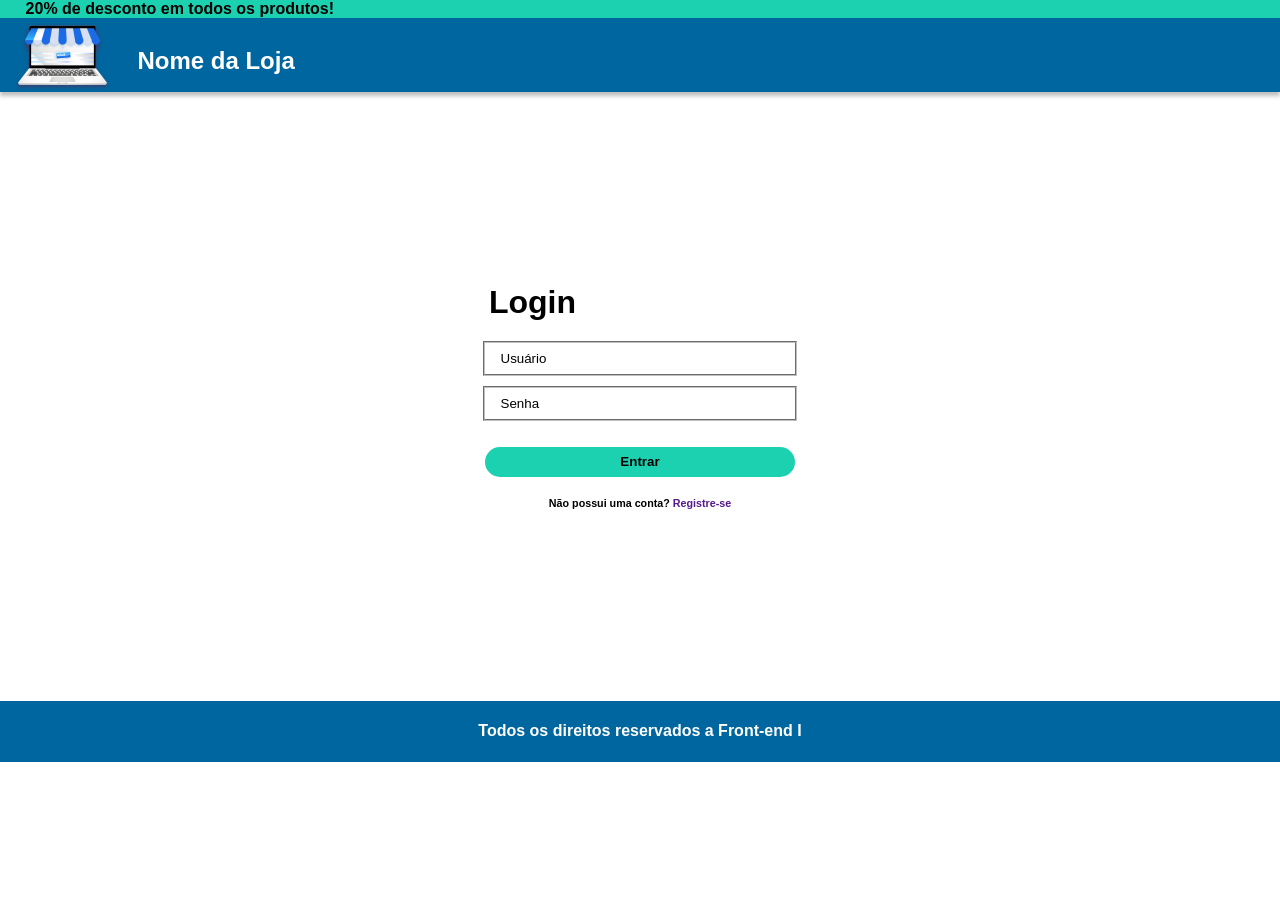
<file: Front-End-1/ATIVIDADE AULA 16 FORMULÁRIOS/index.html>
<!DOCTYPE html>
<html lang="en">
  <head>
    <meta charset="UTF-8" />
    <meta http-equiv="X-UA-Compatible" content="IE=edge" />
    <meta name="viewport" content="width=device-width, initial-scale=1.0" />
    <title>Ecommerce</title>
    <link rel="stylesheet" href="./CSS/styles.css" />
  </head>
  <body>

    <header>
      <div class="header1"><span>20% de desconto em todos os produtos!</span></div>
      
      <div class="header2">
        <img src="./IMG/logo 1 (1).png">
        <h2>Nome da Loja</h2>
      </div>
    </header>

    <main>
      <div class="form">
        <h1>Login</h1>
        <form action="">
          <fieldset>
            <input type="text" name="nome" id="nome" placeholder="Usuário">
          </fieldset>
          <fieldset>
            <input type="password" name="senha" id="senha" placeholder="Senha">
          </fieldset>
          <fieldset class="button">
            <button type="button"> <a href="">Entrar</a></button>
          </fieldset>
        </form> 
        <h6>Não possui uma conta? <a href="">Registre-se</a></h6>
      </div>
    </main>

    <footer>
      <span>Todos os direitos reservados a Front-end I</span>
    </footer>

  </body>
</html>
</file>
<file: Checkpoints/Front-End-1 - Checkpoint-1/CSS/styles.css>
* {
  box-sizing: border-box;
  margin: 0px;
  padding: 0px;
  font-family: "Times New Roman", Times, sans-serif;
}

body {
  width: 100vw;
}

header {
  display: flex;
  background: #ff251b;
  background: -moz-linear-gradient(
    left,
    #ff251b 0%,
    #2284c5 100%,
    #c59237 100%
  );
  background: -webkit-linear-gradient(
    left,
    #ff251b 0%,
    #2284c5 100%,
    #c59237 100%
  );
  background: linear-gradient(to right, #ff251b 0%, #2284c5 100%, #c59237 100%);
}

header div {
  display: flex;
  justify-content: center;
  align-content: center;
}

.logo {
  width: 50%;
  margin-top: 4%;
  margin-bottom: 5%;
  border-radius: 35px;

  box-shadow: -10px 0px 13px -7px rgba(255, 0, 0, 0.6), 10px 0px 13px -7px,
    -30px 0px 40px 20px rgba(255, 0, 0, 0.6), -10px 0px 13px -7px #0077b9,
    10px 0px 13px -7px #0077b9, 30px 0px 40px 20px #0077b9;
}

.logo:hover {
  transform: scale(1.2);
  transition: 1s;
}

.alagoas {
  height: 100px;
  font-size: 1.5rem;
  display: flex;
  justify-content: center;
  align-items: center;
  color: #000000;
  text-shadow: 0 0 10px #ffffff;

  background: #ff251b;
  background: -moz-linear-gradient(
    left,
    #ff251b 0%,
    #2284c5 100%,
    #c59237 100%
  );
  background: -webkit-linear-gradient(
    left,
    #ff251b 0%,
    #2284c5 100%,
    #c59237 100%
  );
  background: linear-gradient(to right, #ff251b 0%, #2284c5 100%, #c59237 100%);
}

div h2:hover {
  animation: alagoas 1s ease forwards;
}

nav {
  width: 100%;
}

.menuinicial {
  height: 100%;
  width: 100%;
  text-decoration: none;
  display: flex;
  flex-direction: row;
  align-items: center;
  justify-content: space-around;
  list-style-type: none;
  gap: 25px;
}

.menuinicial:hover {
  transform: scale(1.1);
  filter: brightness(150%);
  transition: 0.6s ease-in-out;
  cursor: pointer;
}

.itensinicial a {
  width: 150px;
  height: 60px;
  display: flex;
  justify-content: center;
  align-items: center;
  border: solid black;
  border-radius: 36px;
  text-decoration: none;

  color: black;
  box-shadow: inset -1px 3px 8px 5px rgb(224, 220, 220),
    2px 5px 16px 0px rgb(224, 220, 220), 5px 5px 15px 5px rgb(224, 220, 220);
  font-size: 1.2rem;
  font-weight: bold;

  text-shadow: 0 0 5px #fff, 0 0 10px #fff, 0 0 15px #fff, 0 0 20px #de0000,
    0 0 30px #de0000, 0 0 40px #de0000, 0 0 55px #de0000, 0 0 75px #de0000,
    0px 0px 20px rgba(222, 0, 0, 0);
}

main {
  background: #4dcea0;
  background: -moz-linear-gradient(left, #4dcea0 0%, #1c6ea4 70%, #c5bf83 100%);
  background: -webkit-linear-gradient(
    left,
    #4dcea0 0%,
    #1c6ea4 70%,
    #c5bf83 100%
  );
  background: linear-gradient(to right, #4dcea0 0%, #1c6ea4 70%, #c5bf83 100%);
}

.section1 {
  display: flex;
  justify-content: center;
  align-items: center;
  margin-top: 2%;
}

.section-slids {
  width: 640px;
  height: 360px;
  overflow: hidden;
  border-radius: 15px;
}

.section1 .slids {
  width: 500%;
  animation: slids;
  animation-duration: 20s;
  animation-iteration-count: infinite;
}

.section1 .slids img {
  width: 19.9%;
}

.title-curiosidades {
  text-align: center;
  margin-top: 6%;
  margin-bottom: 6%;
  font-size: 1.6rem;
  color: #000000;
  text-shadow: 0 0 10px #ffffff;
}

.section2 {
  display: flex;
  justify-content: space-around;
  align-items: center;
  flex-wrap: wrap;
}

.section1-card {
  min-height: 600px;
  width: 335px;
  margin: 1%;
  border-radius: 15px;
  background-color: #ffffffc2;
  border: #0a456d 5px solid;
}

.section1-card:hover {
  transform: scale(1.1);
  transition: all 1s;
}

.img-card {
  width: 100%;
  height: 220px;
  border-radius: 15px;
}

.section1-card h3 {
  padding: 5%;
  text-align: center;
}

.section1-card p {
  padding: 3%;
  text-align: justify;
  text-indent: 10%;
  line-height: 25px;
}

.section3 {
  display: flex;
  flex-direction: column;
  justify-content: center;
  align-items: center;
  gap: 25px;
}

.div-section3 {
  display: flex;
  flex-direction: column;
  gap: 20px;
  margin-top: 5%;
  font-size: 1.5rem;
  text-align: center;
  color: #000000;
  text-shadow: 0 0 10px #ffffff;
  border: #0a456d solid 5px;
  border-radius: 15px;
}

.div-section3:hover {
  transform: scale(1.1);
  filter: brightness(120%);
  transition: 0.5s ease-in-out;
  cursor: pointer;
}

footer {
  height: 415px;
  display: flex;
  justify-content: center;
  align-items: center;
  text-align: center;

  background: #4dcea0;
  background: -moz-linear-gradient(left, #4dcea0 0%, #1c6ea4 70%, #c5bf83 100%);
  background: -webkit-linear-gradient(
    left,
    #4dcea0 0%,
    #1c6ea4 70%,
    #c5bf83 100%
  );
  background: linear-gradient(to right, #4dcea0 0%, #1c6ea4 70%, #c5bf83 100%);
}

.div-footer {
  width: 100%;
  display: flex;
  flex-direction: column;
  justify-content: space-around;
}

.div-footer:hover {
  transform: scale(1.1);
  filter: brightness(120%);
  transition: 0.5s ease-in-out;
  cursor: pointer;
}

.img-footer {
  width: 150px;
  height: 110px;
  border-radius: 100%;
}

footer a {
  color: #000000;
  text-shadow: 0 0 10px #ffffff;
  text-decoration: none;
}

footer h3 {
  font-size: 1.3rem;
  margin-top: 5%;
}

footer a:hover {
  color: goldenrod;
}

@keyframes alagoas {
  0% {
  }
  50% {
    color: #1f80cf;
  }
  100% {
    color: #000000;
    transform: scale(1.2);
  }
}

@keyframes slids {
  0% {
    margin-left: 0;
  }
  20% {
    margin-left: 0;
  }
  25% {
    margin-left: -100%;
  }
  45% {
    margin-left: -100%;
  }
  50% {
    margin-left: -200%;
  }
  70% {
    margin-left: -200%;
  }
  75% {
    margin-left: -300%;
  }
  95% {
    margin-left: -300%;
  }
  100% {
    margin-left: -400%;
  }
}

@media (width: 480px) {
  header {
    display: flex;
    flex-direction: column;
  }

  nav ul.menuinicial {
    display: flex;
    flex-direction: column;
  }

  iframe {
    width: 80vw;
  }

  footer {
    display: flex;
    flex-direction: column;
    gap: 50px;
  }
}

@media (width: 1500px) {
}
</file>
<file: Checkpoints/Front-End-1 - Checkpoint-2/CSS/styles.css>
* {
  box-sizing: border-box;
  margin: 0;
  padding: 0;
  text-decoration: none;
  list-style-type: none;
  color: black;
}
@import url(https://fonts.googleapis.com/css2?family=Inter:wght@200&family=Karla:wght@200&family=Lato:ital@1&family=Montserrat:wght@100&family=Roboto:ital,wght@0,300;1,400&family=Rubik&display=swap%27);

body {
  width: 100vw;

  background: rgb(7, 116, 7);
  background: -moz-linear-gradient(
    left,
    rgb(7, 116, 7) 0%,
    rgb(7, 233, 75) 50%,
    #ffffff 100%
  );
  background: -webkit-linear-gradient(
    left,
    rgb(7, 116, 7) 0%,
    rgb(7, 233, 75) 50%,
    #ffffff 100%
  );
  background: linear-gradient(
    to right,
    rgb(7, 116, 7) 0%,
    rgb(7, 233, 75) 50%,
    #ffffff 100%
  );
}

.header {
  height: 15vh;
  display: flex;
}

.div-logo {
  width: 100%;
  display: flex;
  align-items: center;
  margin-left: 5%;
}

.logo {
  width: 6vw;
  border: 2px solid black;
  border-radius: 5px;
}

.logo:hover {
  transform: scale(1.2);
  transition: 1s;
}

nav {
  width: 100%;
  margin-right: 5%;
}

nav ul {
  width: 100%;
  height: 100%;
  display: flex;
  justify-content: end;
  align-items: center;
  gap: 15px;
  font-weight: bold;
  font-size: 1.2rem;
}

.home {
  color: rgb(7, 116, 7);
}

.home:hover {
  transform: scale(1.2);
  transition: 0.6s;
  color: rgb(7, 116, 7);
}

.itens:hover {
  transform: scale(1.2);
  transition: 0.6s;
  color: rgb(184, 181, 8);
}

.sobre:hover {
  transform: scale(1.2);
  transition: 0.6s;
  color: rgb(11, 121, 194);
}

.login:hover {
  transform: scale(1.2);
  transition: 0.6s;
  color: rgb(138, 22, 22);
}

.hamburguer {
  display: none;
}

.hamburguer:hover {
  width: auto;
  transform: rotate(360deg);
  transition: 1s;
}

.banner {
  height: 85vh;
  background-image: url(../IMG/banner4.jpg);
  background-repeat: no-repeat;
  background-size: cover;
  background-attachment: scroll;
  display: flex;
  flex-direction: column;
  justify-content: center;
  align-items: center;
  gap: 35px;
}

.banner h1 {
  width: 30vw;
  height: auto;
  text-align: center;
  background-color: rgba(250, 235, 215, 0.514);
  border: 2px solid rgb(5, 85, 5);
  border-radius: 5px;
  color: rgb(5, 85, 5);
  font-size: 3rem;
}

.banner h1:hover {
  transform: scale(1.2);
  transition: 1s;
  border: none;
}

.banner h4 {
  width: 65vw;
  background-color: rgba(250, 235, 215, 0.514);
  border-radius: 5px;
  color: rgb(0, 0, 0);
  font-size: 1.4rem;
  display: flex;
  justify-content: center;
  align-items: center;
}

.banner h4:hover {
  border: 2px solid rgb(5, 85, 5);
  transform: scale(1.2);
  transition: 1s;
}

.explorar {
  height: 10vh;
  width: 15vw;
  font-size: 1.2rem;
  font-weight: bold;
  background-color: rgba(250, 235, 215, 0.514);
  border: 2px solid rgb(7, 233, 75);
  border-radius: 5px;
  display: flex;
  justify-content: center;
  align-items: center;
}

.explorar:hover {
  border: 2px solid rgb(0, 0, 0);
  color: rgb(7, 233, 75);
  transform: scale(1.2);
  transition: 1s;
}

.explorar a:hover {
  color: darkgreen;
}

.produtos {
  margin-top: 2%;
  text-align: center;
  text-decoration: underline;
  font-size: 1.8rem;
}

.produtos:hover {
  transform: scale(1.3);
  transition: 1s;

  text-shadow: 0 0 5px #fff, 0 0 10px #fff, 0 0 15px #fff, 0 0 20px #49ff18,
    0 0 30px #49ff18, 0 0 40px #49ff18, 0 0 55px #49ff18, 0 0 75px #49ff18,
    2px 2px 2px rgba(206, 89, 55, 0);
}

main {
  display: flex;
  justify-content: center;
  flex-wrap: wrap;
  gap: 25px;
}

.cards {
  width: 400px;
  height: 500px;
  border: 5px solid black;
  border-radius: 15px;
  margin-top: 2%;
}

.cards:hover {
  transform: scale(1.1);
  transition: 1s;
}

.cards-img img {
  width: 100%;
  height: 250px;
  border-radius: 15px;
}

.cards-texts {
  display: flex;
  flex-direction: column;
  align-items: center;
}

.cards-title {
  text-align: center;
  margin-top: 2%;
}

.cards-p {
  text-align: justify;
  text-indent: 5%;
  padding: 2%;
  line-height: 25px;
}

.cards-button {
  width: 80%;
  height: 45px;
  border-radius: 10px;
  margin-top: 2%;
}

.cards-button a {
  font-size: 1.2rem;
  font-weight: bold;
}

.cards-button:hover {
  background-color: rgb(20, 155, 54);
  transition: 1s;
}

footer {
  height: 365px;
  width: 100%;
  background-color: black;
}

.footer-top {
  display: flex;
  justify-content: space-around;
  margin-top: 5%;
}

.footer-card {
  width: 25vw;
  height: 100px;
}

.aluno {
  color: white;
  text-decoration: none;
  text-align: center;
}

.aluno:hover {
  transform: scale(1.2);
  color: #49ff18;
  transition: 1s;
}

.footer-icons {
  display: flex;
  justify-content: center;
  gap: 25px;
  margin-top: 5%;
}

.footer-icons img:hover {
  transform: scale(1.1);
  transform: rotate(360deg);
  box-shadow: 0px 0px 15px 10px #ffffff;
  box-shadow: 0px 0px 15px 10px #ffffff;
  transition: 1s;
}

.footer-botton {
  display: flex;
  justify-content: center;
  margin-top: 5%;
}

.footer-desc {
  color: white;
}

.footer-desc:hover {
  transform: scale(1.2);
  color: #49ff18;
  transition: 1s;
}
</file>
<file: Checkpoints/Front-End-1 - Checkpoint-2/CSS/medias.css>
@media (max-width: 428px) {
  body {
    width: 100%;
    height: 100vh;
  }

  .logo {
    width: 40%;
    margin-left: 10%;
  }

  nav {
    display: none;
  }

  .hamburguer {
    width: 100%;
    display: flex;
    justify-content: end;
    align-items: center;
    margin-right: 10%;
  }

  .banner {
    height: 60vh;
  }

  .titulo {
    align-items: center;
    font-size: 1.1rem;
  }

  h1 {
    height: 10vh;
  }

  .cards-button {
    position: absolute;
    margin-top: 50%;
  }

  .frueverd {
    width: 100%;
  }

  .fruit {
    width: 5%;
    height: 5vh;
  }

  .texto {
    font-size: 1rem;
    height: 70vh;
    flex-grow: 1;
  }

  .referencia {
    margin-top: none;
    font-size: 0.85rem;
  }

  iframe {
    height: 50vh;
  }

  footer {
    height: 80vh;
    font-size: 0.85rem;
  }

  .footer-top {
    display: flex;
    flex-direction: column;
    align-items: center;
    font-size: 0.8rem;
  }

  .footer-bottom {
    display: flex;
    justify-content: center;
  }

  .footer-desc {
    font-size: 0.9rem;
  }

  .inicial-footer {
    display: flex;
    flex-direction: column;
    color: white;
    justify-content: space-around;

    align-items: center;
    text-align: center;
  }


}
</file>
<file: Front-End-1/ATIVIDADE AULA 07/CSS/styles.css>
.fundo {
  background-color: rgb(223, 215, 185);
}

.texto {
  color: rgb(51, 51, 51);
}

#titulo {
  color: #0d1b97;
}

.job-title {
  background-color: #1726ad;
  color: #898dbe;
  font-size: 20px;
  padding: 5px, 10px, 5px, 10px;
}

#high {
  color: rgb(13, 27, 151);
}

ul {
  background-color: #333333;
  color: rgb(223, 215, 185);
  padding: 10px;
}

body {
  font-family: Arial, Helvetica, sans-serif;
}

h1 {
  font-family: Georgia, "Times New Roman", Times, serif;
  font-size: 40px;
}

h2 {
  font-size: 20px;
}
</file>
<file: Front-End-1/ATIVIDADE AULA 10/CSS/styles.css>
span {
  position: absolute;
  width: 100%;
  height: 38px;
  left: 0px;
  top: 0px;
  background: #1cd1b0;
  text-indent: 20px;
  padding-top: 10px;
  font-weight: bold;
}

header {
  box-sizing: border-box;
  position: absolute;
  width: 100%;
  height: 101px;
  left: 0px;
  top: 38px;
  background: #00669f;
  box-shadow: 0px 10px 7px rgba(0, 0, 0, 0.25);
  text-indent: 20px;
  font-family: "Roboto";
}

main {
  background: #e5e5e5;
}

.card1 {
  position: absolute;
  width: 400px;
  height: 600px;
  left: 130px;
  top: 225px;
  background: #f3f3f3;
}

.art1 {
  position: absolute;
  width: 100%;
  height: 217.81px;
  left: auto;
  top: auto;
  background-image: url(../IMG/849bfede3a5193c34ab8a00379e64fa2.jpg);
  border-radius: 16px 16px 0px 0px;
}

.cor1 {
  position: absolute;
  width: 30px;
  left: 5%;
  right: 0%;
  top: 5%;
  bottom: 6.25%;
}

.botao1 {
  position: absolute;
  width: 135.43px;
  height: 133.17px;
  left: 120px;
  top: 150px;
  border-radius: 70px;
}

.titulobat {
  position: absolute;
  width: 138px;
  height: 40;
  left: 140px;
  top: 270px;

  font-family: "Roboto";
  font-style: normal;
  font-weight: 400;
  font-size: 30px;
  line-height: 35px;
  display: flex;
  align-items: flex-end;
  text-align: center;

  color: #000000;
}

.textbat {
  position: absolute;
  width: 400px;
  height: auto;
  left: 0px;
  top: 350px;
  font-family: "Roboto";
  font-size: 18px;
  font-weight: 400;
  line-height: 19px;
  letter-spacing: 0em;
  text-align: center;
}

.link {
  position: absolute;
  width: 120px;
  height: 40x;
  left: 100px;
  top: 530px;
  color: white;
  background: #00669f;
  padding: 10px 20px;
  text-decoration: none;
}
/* Parou aqui card 1 */

.card2 {
  position: absolute;
  width: 400px;
  height: 600px;
  left: 800px;
  top: 225px;
  background: #f3f3f3;
}

.art2 {
  position: absolute;
  width: 100%;
  height: 217.81px;
  left: auto;
  top: auto;
  background-image: url(../IMG/fundo.jpg);
  border-radius: 16px 16px 0px 0px;
}

.cor2 {
  position: absolute;
  width: 30px;
  left: 5%;
  right: 0%;
  top: 5%;
  bottom: 6.25%;
}

.botao2 {
  position: absolute;
  width: 135.43px;
  height: 133.17px;
  left: 120px;
  top: 150px;
  border-radius: 70px;
}

.tituloarq {
  position: absolute;
  width: 138px;
  height: 40;
  left: 140px;
  top: 270px;

  font-family: "Roboto";
  font-style: normal;
  font-weight: 400;
  font-size: 30px;
  line-height: 35px;
  display: flex;
  align-items: flex-end;
  text-align: center;

  color: #000000;
}

.textarq {
  position: absolute;
  width: 400px;
  height: auto;
  left: 0px;
  top: 350px;
  font-family: "Roboto";
  font-size: 18px;
  font-weight: 400;
  line-height: 19px;
  letter-spacing: 0em;
  text-align: center;
}

.batlink2 {
  position: absolute;
  width: 120px;
  height: 40x;
  left: 100px;
  top: 530px;
  color: white;
  background: #00669f;
  padding: 10px 20px;
}

footer {
  position: absolute;
  width: 100%;
  height: 30px;
  bottom: -450px;
  background-color: #00669f;
  color: white;
  text-indent: 20px;
  padding-top: 20px;
}
</file>
<file: Front-End-1/ATIVIDADE AULA 11/CSS/styles.css>
* {
  box-sizing: border-box;
  margin: 0px;
  padding: 0px;
  font-family: "roboto" sans-serif;
}

header {
  background-color: black;
  height: 100px;
  display: flex;
  justify-content: space-between;
  box-shadow: 0px 08px 08px 0px #000000;
}

.headerimg {
  margin-left: 20px;
}

nav {
  height: 100%;
  width: 100%;
  margin-top: 45px;
  margin-right: 50px;
}

.boby {
  background: #e5e5e5;
}

.container1 {
  list-style-type: none;
  color: white;
  display: flex;
  justify-content: center;
  align-items: center;
  gap: 20px;
  margin-left: 25px;
}

.menuitem a {
  text-decoration: none;
  color: white;
}
.container2 {
  display: flex;
  justify-content: space-around;
  margin: 25px;
  gap: 5px;
}

.branco {
  color: white;
}

.card {
  width: 600px;
  height: 400px;
  display: flex;
  margin-top: 40px;
}

.titulo1 {
  color: red;
  text-align: center;
  margin-top: 10px;
}
.entregador {
  background-image: url(../IMG/entregador-de-pizza.jpg);
  width: 100%;
  height: 100%;
  border-radius: 5px;
}

.card1 {
  background-color: white;
  width: 600px;
  height: 400px;
  display: flex;
  flex-direction: column;
  margin-top: 40px;
  border-radius: 20px;
}

.cardapio {
  position: relative;
  color: red;
  display: flex;
  justify-content: center;
  margin-top: 25px;
}

.divmenu {
  height: 100%;
  width: 100%;
}
.menu {
  display: flex;
  flex-direction: column;
  margin-left: 80px;
  margin-top: -50px;
  font-weight: bold;
  height: 100%;
  width: 100%;
  gap: 15px;
}

.arvore {
  width: 260px;
  position: relative;
  left: 250px;
  top: 120px;
  border-radius: 10px;
  z-index: 2;
}

footer {
  position: relative;
  bottom: 0;
  width: 100%;
  height: 160px;
  background-color: black;
  display: flex;
  justify-content: space-between;
  align-items: center;
}

.footer {
  list-style-type: none;
  display: flex;
  flex-direction: column;
  gap: 10px;
  margin-left: 25px;
}

.footermenu {
  color: white;
  display: flex;
  flex-direction: column;
  list-style-type: none;
  margin-left: 20px;
  gap: 12px;
}

.footeritem a {
  text-decoration: none;
  color: white;
}

.footerlogo {
  margin-right: 20px;
}
</file>
<file: Front-End-1/ATIVIDADE AULA 12 PET SHOP/CSS/styles.css>
* {
  box-sizing: border-box;
  font-family: "roboto", sans-serif;
  margin: 0px;
  padding: 0px;
  text-decoration: none;
  color: white;
}

.header {
  width: 100vw;
}

.header1 {
  height: 20px;
  background-color: black;
  color: white;
  display: flex;
  flex-direction: row;
  justify-content: space-around;
  align-items: center;
}

.header2 {
  display: flex;
  margin-left: 50%;
  gap: 15px;
}

.header3 {
  background-color: #f0a83e;
  height: 63px;
  display: flex;
  justify-content: space-between;
  align-items: center;
}
.logo {
  margin-left: 3%;
}

.menu-header {
  color: white;
  text-decoration: none;
  list-style-type: none;
  display: flex;
  justify-content: space-around;
  gap: 15px;
  margin-right: 10%;
}

.menu-itens a {
  margin-left: -12px;
  color: white;
  text-decoration: none;
}
/* Primeira sessão */
.section1 {
  width: 100%;
  height: 550px;
  background-image: url(../IMG/bowl-and-pet-daities-on-green-background\ 1.png);
  background-repeat: no-repeat;
  background-size: 100%;
  display: flex;
  flex-direction: column;
  justify-content: center;
  align-items: flex-end;
}

.div-section1 {
  margin-top: 2%;
  margin-right: 1%;
  display: flex;
  flex-direction: column;
  justify-content: center;
  align-items: center;
  gap: 15px;
}

.span-section1 {
  background-color: white;
  color: #3c2313;
  height: 70px;
  width: 470px;
  font-size: 2.5rem;
  display: flex;
  justify-content: center;
  align-items: center;
  border-radius: 5px;
}

.span-section2 {
  background-color: #ffffff88;
  width: 80%;
  color: #3c2313;
  display: flex;
  justify-content: center;
  font-size: 1.2rem;
}

.span-section3 {
  width: 141px;
  height: 49px;
  background-color: #f0a83e;
  border-radius: 5px;
  display: flex;
  justify-content: center;
  align-items: center;
}

.span-section3 a {
  color: white;
  text-decoration: none;
}
/* Segunda sessão*/
.div-section2 {
  margin-top: 2%;
}

.section2 {
  width: 100%;
  display: flex;
  flex-direction: column;
  align-items: center;
  gap: 10px;
}

.title {
  color: #3c2313;
  font-size: 2rem;
}

.nav-section2 {
  width: 100%;
  display: flex;
  flex-direction: row;
  list-style-type: none;
  gap: 20px;
}

.itens-section2 {
  color: #666666;
  text-decoration: none;
}

.div-cards {
  width: 100%;
  display: flex;
  justify-content: center;
  gap: 50px;
}

.card-section2 {
  text-align: center;
}

.title-card {
  color: #3c2313;
}

.preco-card {
  text-decoration: none;
  list-style-type: none;
  color: #f0a83e;
}

.div1-section3 {
  width: 100%;
  margin-top: 5%;
  display: flex;
  justify-content: center;
  color: #3c2313;
}

.div2-section3 {
  width: 100%;
  display: flex;
  justify-content: center;
}

fieldset {
  border: none;
  display: flex;
  flex-direction: column;
  gap: 10px;
  margin-top: 20px;
}
.formulario {
  width: 340px;
  height: 40px;
  background-color: #3c2313;
  border: none;
  border-radius: 15px;
  padding-left: 5%;
}

input::placeholder {
  color: white;
}

.div-inscricao {
  background-color: #f0a83e;
  width: 100%;
  height: 60px;
  display: flex;
}

.div-inscricao1 {
  width: 100%;
  display: flex;
  justify-content: flex-start;
  align-items: center;
  color: white;
  gap: 10px;
  margin-left: 1.5%;
}

.div-inscricao2 {
  width: 100%;
  display: flex;
  justify-content: flex-end;
  align-items: center;
  margin-right: 3%;
  gap: 5px;
}

.inscricao {
  margin-bottom: 7.5%;
  height: 45px;
  width: 271px;
  border: none;
  border-radius: 15px;
}

.inscricao::placeholder {
  color: #a0a0a0;
  padding: 5%;
}

.button-inscricao {
  height: 34px;
  width: 70px;
  background-color: #3c2313;
  color: white;
  border: none;
  border-radius: 15px;
  margin-bottom: 25%;
}

.button-cadastro {
  width: 100%;
  display: flex;
  justify-content: center;
  align-items: center;
  gap: 5px;
  margin-top: 15px;
  margin-bottom: 60px;
}

.div-button-cadastro1 {
  height: 34px;
  width: 110px;
  background-color: #8a8787;
  color: white;
  border: none;
  border-radius: 15px;
  padding: 10%;
}

.div-button-cadastro2 {
  height: 34px;
  width: 110px;
  background-color: #f0a83e;
  color: white;
  border: none;
  border-radius: 15px;
  padding: 10%;
}

footer {
  background-color: #3c2313;
  width: 100%;
}

.footer1 {
  width: 100%;
  display: flex;
  flex-direction: column;
  gap: 5px;
  color: white;
  background-image: url(../IMG/Logo\ 1.png);
  background-repeat: no-repeat;
  background-position: 90%;
}

.card-footer {
  display: flex;
  margin-top: 2%;
  margin-left: 5%;
}

article {
  display: flex;
  flex-direction: column;
  margin-left: 2%;
  gap: 2px;
}

.h6 {
  color: #8a8787;
}

.footer2 {
  width: 100%;
  height: 20px;
  background-color: black;
  color: white;
  display: flex;
  justify-content: center;
  align-items: center;
  margin-top: 2%;
}

@media (max-width: 1500px) {
  .hamburguer {
    display: none;
  }
}

@media (max-width: 480px) {
  body {
    width: 100vw;
  }

  .header1 {
    display: none;
  }
  .menu-header {
    display: none;
  }

  .hamburguer {
    display: flex;
    justify-content: end;
    align-items: flex-end;
    margin-right: 10%;
  }

  .section1 {
    height: 440px;
    background-image: url(../IMG/bowl-and-pet-daities-on-green-background\ 1.png);
    background-repeat: no-repeat;
    background-size: 230%;
  }

  .div-section1 {
    width: 100%;
  }

  .span-section1 {
    background-color: white;
    color: #3c2313;
    height: 40px;
    width: 80%;
    font-size: 1.5rem;
    display: flex;
    justify-content: center;
    align-items: center;
    border-radius: 5px;
  }

  .span-section2 {
    display: none;
  }

  .comedouros {
    width: 100vw;
    display: flex;
    justify-content: end;
    align-items: flex-end;
  }

  .span-section3 {
    margin-right: 10%;
    font-size: 0.8rem;
    width: 100px;
    height: 35px;
    background-color: #f0a83e;
    border-radius: 5px;
    display: flex;
    justify-content: center;
    align-items: center;
  }

  .section2 {
    display: flex;
    flex-direction: column;
  }

  .div-cards {
    display: flex;
    flex-direction: column;
  }

  .div-inscricao {
    height: 110px;
    display: flex;
    flex-direction: column;
  }

  .div-inscricao1 {
    display: flex;
    justify-content: center;
    align-items: center;
  }

  .div-inscricao2 {
    display: flex;
    justify-content: center;
    align-items: center;
  }

  footer {
    background-image: url(../IMG/Logo\ 1.png);
    background-repeat: no-repeat;
    background-position: 50%;
    background-position: top;
  }

  .footer1 {
    background-image: none;
    height: 280px;
    margin-left: 20%;
    display: flex;
    flex-direction: column;
    justify-content: center;
  }
}
</file>
<file: Front-End-1/ATIVIDADE AULA 14/CSS/styles.css>
* {
  padding: 0px;
  margin: 0px;
  box-sizing: border-box;
  font-family: "Roboto", sans-serif;
}

body {
  background: #f3f3f3;
}

header {
  width: 100%;
  height: 100px;
  box-shadow: 0px 10px 7px 0px #00000040;
}

.header1 {
  background: #d1891c;
  font-weight: bold;
  font-size: 24px;
}

.header-title1 {
  margin-left: 20px;
  height: 62px;
}

.header2 {
  background: #00669f;
  height: 81px;
  display: flex;
  align-items: center;
}

.header-title2 {
  margin-left: 20px;
  color: white;
}

main {
  display: flex;
  flex-direction: column;
  justify-content: center;
  align-content: center;
  align-content: space-around;
  flex-wrap: wrap;
  gap: 100px;
}

.icons {
  position: absolute;
  width: 100px;
  right: 100px;
  top: 820px;
}

.mais {
  position: absolute;
  width: 50px;
  right: 124px;
  top: 843px;
  z-index: 1;
}

.card {
  width: 400px;
  height: 680px;
  background: #e5e5e5;
  margin-top: 25px;
  border-top-left-radius: 50px;
  border-top-right-radius: 50px;
  box-shadow: 0px 4px 4px rgba(0, 0, 0, 0.25);
}

.fundo-card {
  width: 100%;
  border-top-left-radius: 50px;
  border-top-right-radius: 50px;
}

.icone-coracao {
  position: absolute;
  width: 35px;
  margin-left: 30px;
  margin-top: 30px;

  animation-name: pulsar;
  animation-duration: 0.7s;
  animation-iteration-count: infinite;
  animation-direction: alternate;
}

@keyframes pulsar {
  to {
    transform: scale(1.2);
  }
}

.heroi {
  width: 180px;
  position: absolute;
  margin-top: 150px;
  margin-left: 110px;
  border-radius: 200px;
}

.description {
  width: 100%;
  height: 100%;
  margin-top: -30%;
  line-height: 20px;
  display: flex;
  flex-direction: column;
  justify-content: center;
  align-content: center;
}

.title-card {
  text-align: center;
}

.text-card {
  margin-top: 20px;
  text-align: justify;
  margin-left: 20px;
  margin-right: 20px;
}

.div.button {
  position: relative;
}

.button {
  position: absolute;
  background-color: #00669f;
  border: none;
  height: 45px;
  width: 100px;
  margin-left: 12%;
  margin-top: -15%;
}

.link {
  text-decoration: none;
  color: white;
}

footer {
  width: 100%;
  height: 81px;
  margin-top: 100px;
  background-color: #00669f;
  color: white;
}

.footer {
  width: 100%;
  height: 100%;
  display: flex;
  justify-content: center;
  align-items: center;
}

.github {
  position: absolute;
  margin-left: 1150px;
  margin-top: 6px;
  z-index: 1;
}

.github-img {
  width: 140px;
}

@media (max-width: 768px) {
  body {
    width: 100vw;
  }
  main {
    display: flex;
    flex-direction: row;
    justify-content: center;
    align-items: center;
    flex-wrap: wrap;
    gap: 50px;
  }
  .card {
    width: 43vw;
  }
  .icone-coracao {
    width: 25px;
  }

  .heroi {
    width: 130px;
  }
  .button {
    position: absolute;
    background-color: #00669f;
    border: none;
    height: 45px;
    width: 100px;
    margin-left: 15%;
    margin-top: -22%;
  }
  .icons {
    position: absolute;
    width: 65px;
    right: 10px;
    top: 812px;
  }

  .mais {
    position: absolute;
    width: 35px;
    right: 25px;
    top: 825px;
    z-index: 1;
  }
  .github {
    position: absolute;
    margin-left: 620px;
    margin-top: -4px;
    z-index: 1;
  }
  .github-img {
    width: 110px;
  }
}

@media (max-width: 480px) {
  body {
    width: 100vw;
  }
  main {
    display: flex;
    flex-direction: column;
    justify-content: center;
    align-content: center;
    align-content: space-around;
    flex-wrap: wrap;
    gap: 100px;
  }
  .card {
    width: 300px;
    height: 680px;
    background: #e5e5e5;
    margin-top: 25px;
    border-top-left-radius: 50px;
    border-top-right-radius: 50px;
    box-shadow: 0px 4px 4px rgba(0, 0, 0, 0.25);
  }
  .heroi {
    width: 120px;
    position: absolute;
    margin-top: 130px;
    margin-left: 95px;
    border-radius: 200px;
  }
  .button {
    position: absolute;
    background-color: #00669f;
    border: none;
    height: 45px;
    width: 100px;
    margin-left: 21%;
    margin-top: -34%;
  }
  .icons {
    position: absolute;
    width: 45px;
    right: 25px;
    top: 850px;
  }

  .mais {
    position: absolute;
    width: 20px;
    right: 38px;
    top: 861px;
    z-index: 1;
  }
  footer {
    width: 100%;
    height: 51px;
    background-color: #00669f;
    color: white;
  }

  .footer {
    display: flex;
    justify-content: center;
    align-items: center;
    font-size: 0.7rem;
  }
  .github {
    position: absolute;
    margin-left: 390px;
    margin-top: 7px;
    z-index: 1;
  }
  .github-img {
    width: 60px;
  }
}
</file>
<file: Front-End-1/ATIVIDADE AULA 16 FORMULÁRIOS/CSS/styles.css>
* {
  font-family: "Roboto", sans-serif;
  box-sizing: border-box;
  margin: 0%;
  padding: 0%;
}

body {
  width: 100vw;
}

.header1 {
  background-color: #1cd1b0;
}

.header1 span {
  font-weight: bold;
  margin-left: 2%;
}

.header2 {
  background-color: #00669f;
  display: flex;
  align-items: center;
  box-shadow: 0px 4px 4px rgba(0, 0, 0, 0.25);
}

.header2 img {
  margin-left: 1%;
}

.header2 h2 {
  color: white;
  margin-top: 1%;
  margin-left: 2%;
}

.form {
  display: flex;
  flex-direction: column;
  align-items: center;
  margin-top: 15%;
  margin-bottom: 15%;
  gap: 20px;
}

.form h1 {
  margin-right: 16.8%;
}

form {
  display: flex;
  flex-direction: column;
  align-items: center;
  gap: 10px;
}

fieldset input {
  width: 310px;
  height: 30px;
  padding: 5%;
  border: 2px;
  border-style: none;
}

fieldset button {
  width: 310px;
  height: 30px;
  background-color: #1cd1b0;
  font-weight: bold;
  border: none;
  border-radius: 23.011px;
  margin-top: 5%;
}

input::placeholder {
  color: black;
}

.button {
  border: none;
}

.button a {
  color: black;
  text-decoration: none;
}

h6 a {
  text-decoration-line: none;
}

footer {
  height: 61px;
  background-color: #00669f;
  color: white;
  display: flex;
  justify-content: center;
  align-items: center;
  font-weight: bold;
}
</file>
